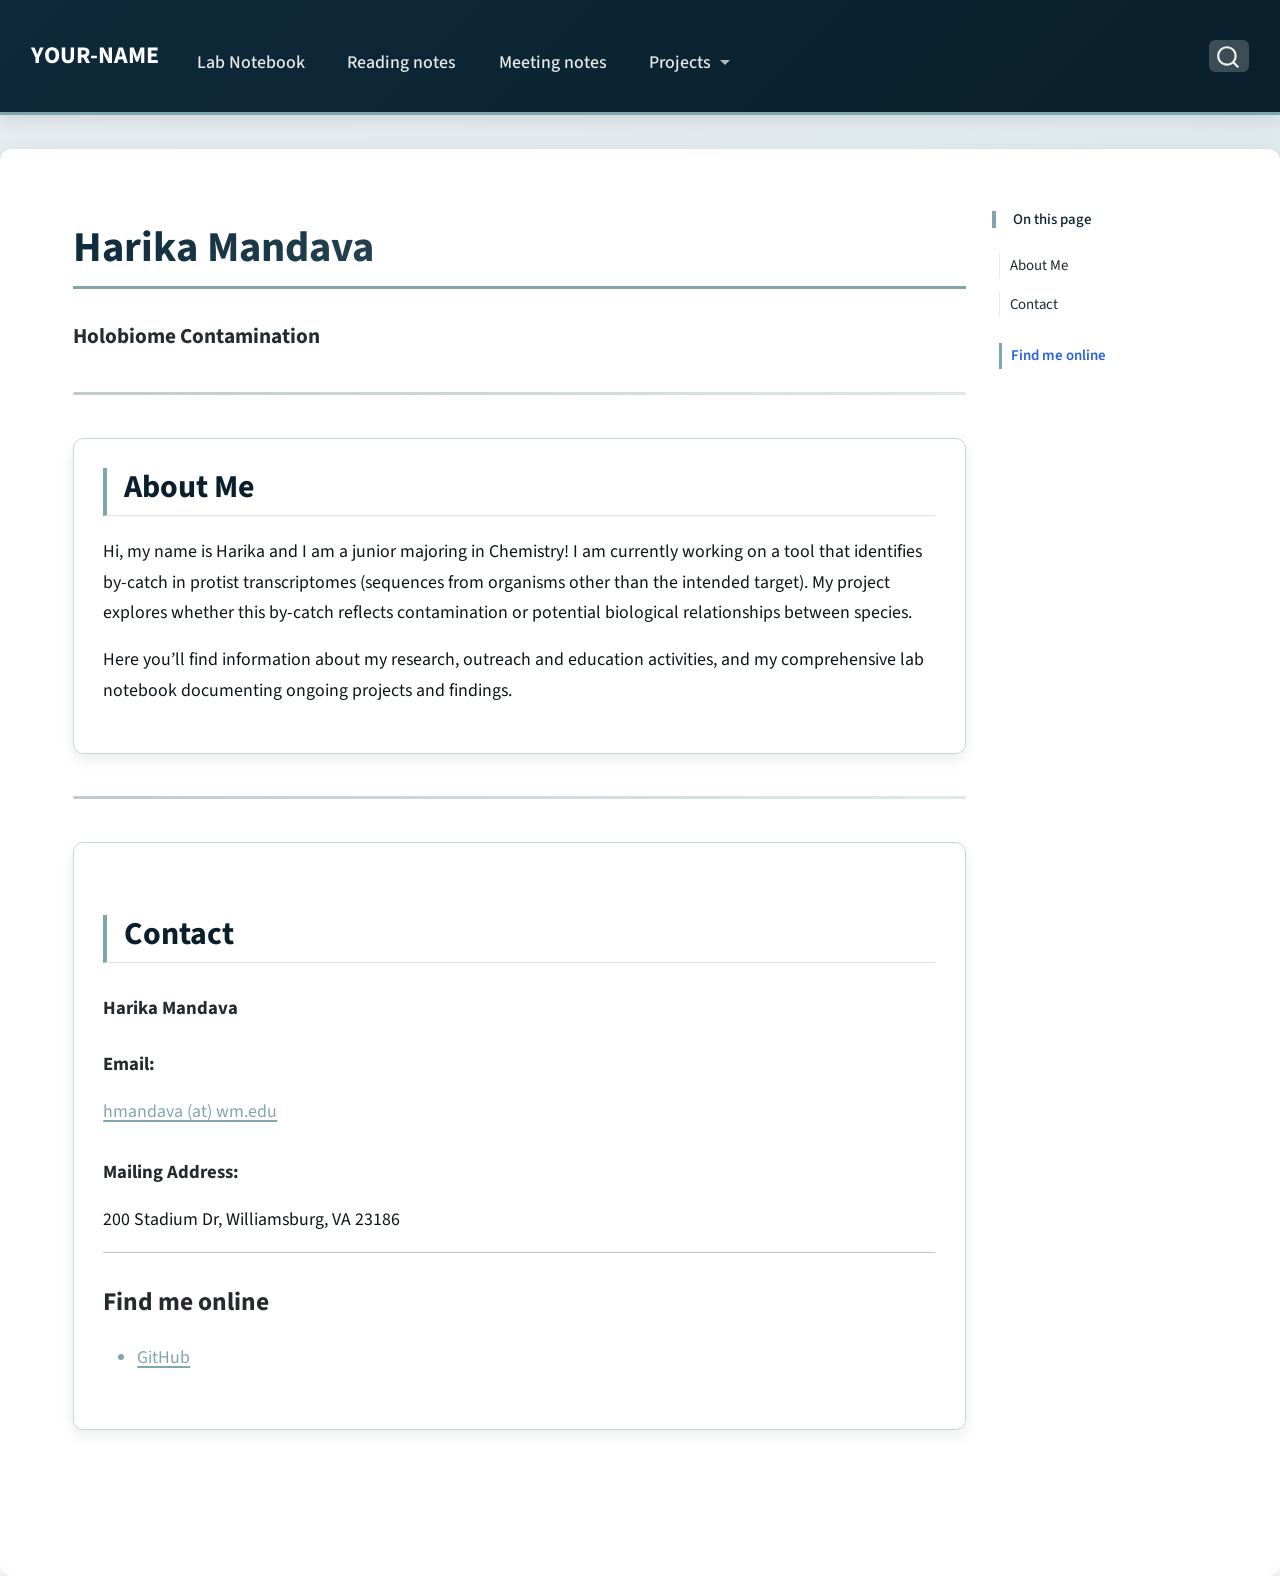
<file: docs/index.html>
<!DOCTYPE html>
<html xmlns="http://www.w3.org/1999/xhtml" lang="en" xml:lang="en"><head>

<meta charset="utf-8">
<meta name="generator" content="quarto-1.8.27">

<meta name="viewport" content="width=device-width, initial-scale=1.0, user-scalable=yes">


<title>Harika Mandava – YOUR-NAME</title>
<style>
code{white-space: pre-wrap;}
span.smallcaps{font-variant: small-caps;}
div.columns{display: flex; gap: min(4vw, 1.5em);}
div.column{flex: auto; overflow-x: auto;}
div.hanging-indent{margin-left: 1.5em; text-indent: -1.5em;}
ul.task-list{list-style: none;}
ul.task-list li input[type="checkbox"] {
  width: 0.8em;
  margin: 0 0.8em 0.2em -1em; /* quarto-specific, see https://github.com/quarto-dev/quarto-cli/issues/4556 */ 
  vertical-align: middle;
}
</style>


<script src="site_libs/quarto-nav/quarto-nav.js"></script>
<script src="site_libs/quarto-nav/headroom.min.js"></script>
<script src="site_libs/clipboard/clipboard.min.js"></script>
<script src="site_libs/quarto-search/autocomplete.umd.js"></script>
<script src="site_libs/quarto-search/fuse.min.js"></script>
<script src="site_libs/quarto-search/quarto-search.js"></script>
<meta name="quarto:offset" content="./">
<script src="site_libs/quarto-html/quarto.js" type="module"></script>
<script src="site_libs/quarto-html/tabsets/tabsets.js" type="module"></script>
<script src="site_libs/quarto-html/axe/axe-check.js" type="module"></script>
<script src="site_libs/quarto-html/popper.min.js"></script>
<script src="site_libs/quarto-html/tippy.umd.min.js"></script>
<script src="site_libs/quarto-html/anchor.min.js"></script>
<link href="site_libs/quarto-html/tippy.css" rel="stylesheet">
<link href="site_libs/quarto-html/quarto-syntax-highlighting-8b4baf804e461d9b72633f0de59a0cac.css" rel="stylesheet" id="quarto-text-highlighting-styles">
<script src="site_libs/bootstrap/bootstrap.min.js"></script>
<link href="site_libs/bootstrap/bootstrap-icons.css" rel="stylesheet">
<link href="site_libs/bootstrap/bootstrap-7ea91a17b9975586b5756263c311978e.min.css" rel="stylesheet" append-hash="true" id="quarto-bootstrap" data-mode="light">
<script id="quarto-search-options" type="application/json">{
  "location": "navbar",
  "copy-button": false,
  "collapse-after": 3,
  "panel-placement": "end",
  "type": "overlay",
  "limit": 50,
  "keyboard-shortcut": [
    "f",
    "/",
    "s"
  ],
  "show-item-context": false,
  "language": {
    "search-no-results-text": "No results",
    "search-matching-documents-text": "matching documents",
    "search-copy-link-title": "Copy link to search",
    "search-hide-matches-text": "Hide additional matches",
    "search-more-match-text": "more match in this document",
    "search-more-matches-text": "more matches in this document",
    "search-clear-button-title": "Clear",
    "search-text-placeholder": "",
    "search-detached-cancel-button-title": "Cancel",
    "search-submit-button-title": "Submit",
    "search-label": "Search"
  }
}</script>


<link rel="stylesheet" href="styles.css">
</head>

<body class="nav-fixed quarto-light">

<div id="quarto-search-results"></div>
  <header id="quarto-header" class="headroom fixed-top">
    <nav class="navbar navbar-expand-lg " data-bs-theme="dark">
      <div class="navbar-container container-fluid">
      <div class="navbar-brand-container mx-auto">
    <a class="navbar-brand" href="./index.html">
    <span class="navbar-title">YOUR-NAME</span>
    </a>
  </div>
            <div id="quarto-search" class="" title="Search"></div>
          <button class="navbar-toggler" type="button" data-bs-toggle="collapse" data-bs-target="#navbarCollapse" aria-controls="navbarCollapse" role="menu" aria-expanded="false" aria-label="Toggle navigation" onclick="if (window.quartoToggleHeadroom) { window.quartoToggleHeadroom(); }">
  <span class="navbar-toggler-icon"></span>
</button>
          <div class="collapse navbar-collapse" id="navbarCollapse">
            <ul class="navbar-nav navbar-nav-scroll me-auto">
  <li class="nav-item">
    <a class="nav-link" href="./lab-notebook/index.html"> 
<span class="menu-text">Lab Notebook</span></a>
  </li>  
  <li class="nav-item">
    <a class="nav-link" href="./reading-notes/index.html"> 
<span class="menu-text">Reading notes</span></a>
  </li>  
  <li class="nav-item">
    <a class="nav-link" href="./meetings.html"> 
<span class="menu-text">Meeting notes</span></a>
  </li>  
  <li class="nav-item dropdown ">
    <a class="nav-link dropdown-toggle" href="#" id="nav-menu-projects" role="link" data-bs-toggle="dropdown" aria-expanded="false">
 <span class="menu-text">Projects</span>
    </a>
    <ul class="dropdown-menu" aria-labelledby="nav-menu-projects">    
        <li>
    <a class="dropdown-item" href="./projects/my-project/index.html">
 <span class="dropdown-text">my-project</span></a>
  </li>  
    </ul>
  </li>
</ul>
          </div> <!-- /navcollapse -->
            <div class="quarto-navbar-tools">
</div>
      </div> <!-- /container-fluid -->
    </nav>
</header>
<!-- content -->
<div id="quarto-content" class="quarto-container page-columns page-rows-contents page-layout-full page-navbar">
<!-- sidebar -->
<!-- margin-sidebar -->
    <div id="quarto-margin-sidebar" class="sidebar margin-sidebar">
        <nav id="TOC" role="doc-toc" class="toc-active">
    <h2 id="toc-title">On this page</h2>
   
  <ul>
  <li><a href="#about-me" id="toc-about-me" class="nav-link active" data-scroll-target="#about-me">About Me</a></li>
  <li><a href="#contact" id="toc-contact" class="nav-link" data-scroll-target="#contact">Contact</a>
  <ul class="collapse">
  <li><a href="#find-me-online" id="toc-find-me-online" class="nav-link" data-scroll-target="#find-me-online">Find me online</a></li>
  </ul></li>
  </ul>
</nav>
    </div>
<!-- main -->
<main class="content column-page-left" id="quarto-document-content">

<header id="title-block-header" class="quarto-title-block default">
<div class="quarto-title">
<h1 class="title">Harika Mandava</h1>
</div>



<div class="quarto-title-meta column-page-left">

    
  
    
  </div>
  


</header>


<div class="hero-grid">
<section id="holobiome-contamination" class="level4 hero-text">
<h4 class="anchored" data-anchor-id="holobiome-contamination">Holobiome Contamination</h4>
</section>
<!--
::: {.hero-image}
![](headshots/){alt="" class="headshot"}
![](headshots/){alt="" class="fieldshot"}
:::
-->
</div>
<hr class="section-divider">
<section id="about-me" class="level2 content-card">
<h2 class="anchored" data-anchor-id="about-me">About Me</h2>
<p>Hi, my name is Harika and I am a junior majoring in Chemistry! I am currently working on a tool that identifies by-catch in protist transcriptomes (sequences from organisms other than the intended target). My project explores whether this by-catch reflects contamination or potential biological relationships between species.</p>
<p>Here you’ll find information about my research, outreach and education activities, and my comprehensive lab notebook documenting ongoing projects and findings.</p>
</section>
<hr class="section-divider">
<section id="contact" class="level2 content-card">
<h2 class="anchored" data-anchor-id="contact">Contact</h2>
<section id="harika-mandava" class="level5">
<h5 class="anchored" data-anchor-id="harika-mandava">Harika Mandava</h5>
</section>
<section id="email" class="level5">
<h5 class="anchored" data-anchor-id="email">Email:</h5>
<p><a href="mailto:hmandava@wm.edu">hmandava (at) wm.edu</a></p>
</section>
<section id="mailing-address" class="level5">
<h5 class="anchored" data-anchor-id="mailing-address">Mailing Address:</h5>
<p>200 Stadium Dr, Williamsburg, VA 23186</p>
<hr>
</section>
<section id="find-me-online" class="level3">
<h3 class="anchored" data-anchor-id="find-me-online">Find me online</h3>
<ul>
<li><a href="https://github.com/hmandava-wq/hm_website">GitHub</a></li>
</ul>
</section>
</section>



</main> <!-- /main -->
<script id="quarto-html-after-body" type="application/javascript">
  window.document.addEventListener("DOMContentLoaded", function (event) {
    const icon = "";
    const anchorJS = new window.AnchorJS();
    anchorJS.options = {
      placement: 'right',
      icon: icon
    };
    anchorJS.add('.anchored');
    const isCodeAnnotation = (el) => {
      for (const clz of el.classList) {
        if (clz.startsWith('code-annotation-')) {                     
          return true;
        }
      }
      return false;
    }
    const onCopySuccess = function(e) {
      // button target
      const button = e.trigger;
      // don't keep focus
      button.blur();
      // flash "checked"
      button.classList.add('code-copy-button-checked');
      var currentTitle = button.getAttribute("title");
      button.setAttribute("title", "Copied!");
      let tooltip;
      if (window.bootstrap) {
        button.setAttribute("data-bs-toggle", "tooltip");
        button.setAttribute("data-bs-placement", "left");
        button.setAttribute("data-bs-title", "Copied!");
        tooltip = new bootstrap.Tooltip(button, 
          { trigger: "manual", 
            customClass: "code-copy-button-tooltip",
            offset: [0, -8]});
        tooltip.show();    
      }
      setTimeout(function() {
        if (tooltip) {
          tooltip.hide();
          button.removeAttribute("data-bs-title");
          button.removeAttribute("data-bs-toggle");
          button.removeAttribute("data-bs-placement");
        }
        button.setAttribute("title", currentTitle);
        button.classList.remove('code-copy-button-checked');
      }, 1000);
      // clear code selection
      e.clearSelection();
    }
    const getTextToCopy = function(trigger) {
      const outerScaffold = trigger.parentElement.cloneNode(true);
      const codeEl = outerScaffold.querySelector('code');
      for (const childEl of codeEl.children) {
        if (isCodeAnnotation(childEl)) {
          childEl.remove();
        }
      }
      return codeEl.innerText;
    }
    const clipboard = new window.ClipboardJS('.code-copy-button:not([data-in-quarto-modal])', {
      text: getTextToCopy
    });
    clipboard.on('success', onCopySuccess);
    if (window.document.getElementById('quarto-embedded-source-code-modal')) {
      const clipboardModal = new window.ClipboardJS('.code-copy-button[data-in-quarto-modal]', {
        text: getTextToCopy,
        container: window.document.getElementById('quarto-embedded-source-code-modal')
      });
      clipboardModal.on('success', onCopySuccess);
    }
      var localhostRegex = new RegExp(/^(?:http|https):\/\/localhost\:?[0-9]*\//);
      var mailtoRegex = new RegExp(/^mailto:/);
        var filterRegex = new RegExp('/' + window.location.host + '/');
      var isInternal = (href) => {
          return filterRegex.test(href) || localhostRegex.test(href) || mailtoRegex.test(href);
      }
      // Inspect non-navigation links and adorn them if external
     var links = window.document.querySelectorAll('a[href]:not(.nav-link):not(.navbar-brand):not(.toc-action):not(.sidebar-link):not(.sidebar-item-toggle):not(.pagination-link):not(.no-external):not([aria-hidden]):not(.dropdown-item):not(.quarto-navigation-tool):not(.about-link)');
      for (var i=0; i<links.length; i++) {
        const link = links[i];
        if (!isInternal(link.href)) {
          // undo the damage that might have been done by quarto-nav.js in the case of
          // links that we want to consider external
          if (link.dataset.originalHref !== undefined) {
            link.href = link.dataset.originalHref;
          }
        }
      }
    function tippyHover(el, contentFn, onTriggerFn, onUntriggerFn) {
      const config = {
        allowHTML: true,
        maxWidth: 500,
        delay: 100,
        arrow: false,
        appendTo: function(el) {
            return el.parentElement;
        },
        interactive: true,
        interactiveBorder: 10,
        theme: 'quarto',
        placement: 'bottom-start',
      };
      if (contentFn) {
        config.content = contentFn;
      }
      if (onTriggerFn) {
        config.onTrigger = onTriggerFn;
      }
      if (onUntriggerFn) {
        config.onUntrigger = onUntriggerFn;
      }
      window.tippy(el, config); 
    }
    const noterefs = window.document.querySelectorAll('a[role="doc-noteref"]');
    for (var i=0; i<noterefs.length; i++) {
      const ref = noterefs[i];
      tippyHover(ref, function() {
        // use id or data attribute instead here
        let href = ref.getAttribute('data-footnote-href') || ref.getAttribute('href');
        try { href = new URL(href).hash; } catch {}
        const id = href.replace(/^#\/?/, "");
        const note = window.document.getElementById(id);
        if (note) {
          return note.innerHTML;
        } else {
          return "";
        }
      });
    }
    const xrefs = window.document.querySelectorAll('a.quarto-xref');
    const processXRef = (id, note) => {
      // Strip column container classes
      const stripColumnClz = (el) => {
        el.classList.remove("page-full", "page-columns");
        if (el.children) {
          for (const child of el.children) {
            stripColumnClz(child);
          }
        }
      }
      stripColumnClz(note)
      if (id === null || id.startsWith('sec-')) {
        // Special case sections, only their first couple elements
        const container = document.createElement("div");
        if (note.children && note.children.length > 2) {
          container.appendChild(note.children[0].cloneNode(true));
          for (let i = 1; i < note.children.length; i++) {
            const child = note.children[i];
            if (child.tagName === "P" && child.innerText === "") {
              continue;
            } else {
              container.appendChild(child.cloneNode(true));
              break;
            }
          }
          if (window.Quarto?.typesetMath) {
            window.Quarto.typesetMath(container);
          }
          return container.innerHTML
        } else {
          if (window.Quarto?.typesetMath) {
            window.Quarto.typesetMath(note);
          }
          return note.innerHTML;
        }
      } else {
        // Remove any anchor links if they are present
        const anchorLink = note.querySelector('a.anchorjs-link');
        if (anchorLink) {
          anchorLink.remove();
        }
        if (window.Quarto?.typesetMath) {
          window.Quarto.typesetMath(note);
        }
        if (note.classList.contains("callout")) {
          return note.outerHTML;
        } else {
          return note.innerHTML;
        }
      }
    }
    for (var i=0; i<xrefs.length; i++) {
      const xref = xrefs[i];
      tippyHover(xref, undefined, function(instance) {
        instance.disable();
        let url = xref.getAttribute('href');
        let hash = undefined; 
        if (url.startsWith('#')) {
          hash = url;
        } else {
          try { hash = new URL(url).hash; } catch {}
        }
        if (hash) {
          const id = hash.replace(/^#\/?/, "");
          const note = window.document.getElementById(id);
          if (note !== null) {
            try {
              const html = processXRef(id, note.cloneNode(true));
              instance.setContent(html);
            } finally {
              instance.enable();
              instance.show();
            }
          } else {
            // See if we can fetch this
            fetch(url.split('#')[0])
            .then(res => res.text())
            .then(html => {
              const parser = new DOMParser();
              const htmlDoc = parser.parseFromString(html, "text/html");
              const note = htmlDoc.getElementById(id);
              if (note !== null) {
                const html = processXRef(id, note);
                instance.setContent(html);
              } 
            }).finally(() => {
              instance.enable();
              instance.show();
            });
          }
        } else {
          // See if we can fetch a full url (with no hash to target)
          // This is a special case and we should probably do some content thinning / targeting
          fetch(url)
          .then(res => res.text())
          .then(html => {
            const parser = new DOMParser();
            const htmlDoc = parser.parseFromString(html, "text/html");
            const note = htmlDoc.querySelector('main.content');
            if (note !== null) {
              // This should only happen for chapter cross references
              // (since there is no id in the URL)
              // remove the first header
              if (note.children.length > 0 && note.children[0].tagName === "HEADER") {
                note.children[0].remove();
              }
              const html = processXRef(null, note);
              instance.setContent(html);
            } 
          }).finally(() => {
            instance.enable();
            instance.show();
          });
        }
      }, function(instance) {
      });
    }
        let selectedAnnoteEl;
        const selectorForAnnotation = ( cell, annotation) => {
          let cellAttr = 'data-code-cell="' + cell + '"';
          let lineAttr = 'data-code-annotation="' +  annotation + '"';
          const selector = 'span[' + cellAttr + '][' + lineAttr + ']';
          return selector;
        }
        const selectCodeLines = (annoteEl) => {
          const doc = window.document;
          const targetCell = annoteEl.getAttribute("data-target-cell");
          const targetAnnotation = annoteEl.getAttribute("data-target-annotation");
          const annoteSpan = window.document.querySelector(selectorForAnnotation(targetCell, targetAnnotation));
          const lines = annoteSpan.getAttribute("data-code-lines").split(",");
          const lineIds = lines.map((line) => {
            return targetCell + "-" + line;
          })
          let top = null;
          let height = null;
          let parent = null;
          if (lineIds.length > 0) {
              //compute the position of the single el (top and bottom and make a div)
              const el = window.document.getElementById(lineIds[0]);
              top = el.offsetTop;
              height = el.offsetHeight;
              parent = el.parentElement.parentElement;
            if (lineIds.length > 1) {
              const lastEl = window.document.getElementById(lineIds[lineIds.length - 1]);
              const bottom = lastEl.offsetTop + lastEl.offsetHeight;
              height = bottom - top;
            }
            if (top !== null && height !== null && parent !== null) {
              // cook up a div (if necessary) and position it 
              let div = window.document.getElementById("code-annotation-line-highlight");
              if (div === null) {
                div = window.document.createElement("div");
                div.setAttribute("id", "code-annotation-line-highlight");
                div.style.position = 'absolute';
                parent.appendChild(div);
              }
              div.style.top = top - 2 + "px";
              div.style.height = height + 4 + "px";
              div.style.left = 0;
              let gutterDiv = window.document.getElementById("code-annotation-line-highlight-gutter");
              if (gutterDiv === null) {
                gutterDiv = window.document.createElement("div");
                gutterDiv.setAttribute("id", "code-annotation-line-highlight-gutter");
                gutterDiv.style.position = 'absolute';
                const codeCell = window.document.getElementById(targetCell);
                const gutter = codeCell.querySelector('.code-annotation-gutter');
                gutter.appendChild(gutterDiv);
              }
              gutterDiv.style.top = top - 2 + "px";
              gutterDiv.style.height = height + 4 + "px";
            }
            selectedAnnoteEl = annoteEl;
          }
        };
        const unselectCodeLines = () => {
          const elementsIds = ["code-annotation-line-highlight", "code-annotation-line-highlight-gutter"];
          elementsIds.forEach((elId) => {
            const div = window.document.getElementById(elId);
            if (div) {
              div.remove();
            }
          });
          selectedAnnoteEl = undefined;
        };
          // Handle positioning of the toggle
      window.addEventListener(
        "resize",
        throttle(() => {
          elRect = undefined;
          if (selectedAnnoteEl) {
            selectCodeLines(selectedAnnoteEl);
          }
        }, 10)
      );
      function throttle(fn, ms) {
      let throttle = false;
      let timer;
        return (...args) => {
          if(!throttle) { // first call gets through
              fn.apply(this, args);
              throttle = true;
          } else { // all the others get throttled
              if(timer) clearTimeout(timer); // cancel #2
              timer = setTimeout(() => {
                fn.apply(this, args);
                timer = throttle = false;
              }, ms);
          }
        };
      }
        // Attach click handler to the DT
        const annoteDls = window.document.querySelectorAll('dt[data-target-cell]');
        for (const annoteDlNode of annoteDls) {
          annoteDlNode.addEventListener('click', (event) => {
            const clickedEl = event.target;
            if (clickedEl !== selectedAnnoteEl) {
              unselectCodeLines();
              const activeEl = window.document.querySelector('dt[data-target-cell].code-annotation-active');
              if (activeEl) {
                activeEl.classList.remove('code-annotation-active');
              }
              selectCodeLines(clickedEl);
              clickedEl.classList.add('code-annotation-active');
            } else {
              // Unselect the line
              unselectCodeLines();
              clickedEl.classList.remove('code-annotation-active');
            }
          });
        }
    const findCites = (el) => {
      const parentEl = el.parentElement;
      if (parentEl) {
        const cites = parentEl.dataset.cites;
        if (cites) {
          return {
            el,
            cites: cites.split(' ')
          };
        } else {
          return findCites(el.parentElement)
        }
      } else {
        return undefined;
      }
    };
    var bibliorefs = window.document.querySelectorAll('a[role="doc-biblioref"]');
    for (var i=0; i<bibliorefs.length; i++) {
      const ref = bibliorefs[i];
      const citeInfo = findCites(ref);
      if (citeInfo) {
        tippyHover(citeInfo.el, function() {
          var popup = window.document.createElement('div');
          citeInfo.cites.forEach(function(cite) {
            var citeDiv = window.document.createElement('div');
            citeDiv.classList.add('hanging-indent');
            citeDiv.classList.add('csl-entry');
            var biblioDiv = window.document.getElementById('ref-' + cite);
            if (biblioDiv) {
              citeDiv.innerHTML = biblioDiv.innerHTML;
            }
            popup.appendChild(citeDiv);
          });
          return popup.innerHTML;
        });
      }
    }
  });
  </script>
</div> <!-- /content -->




</body></html>
</file>
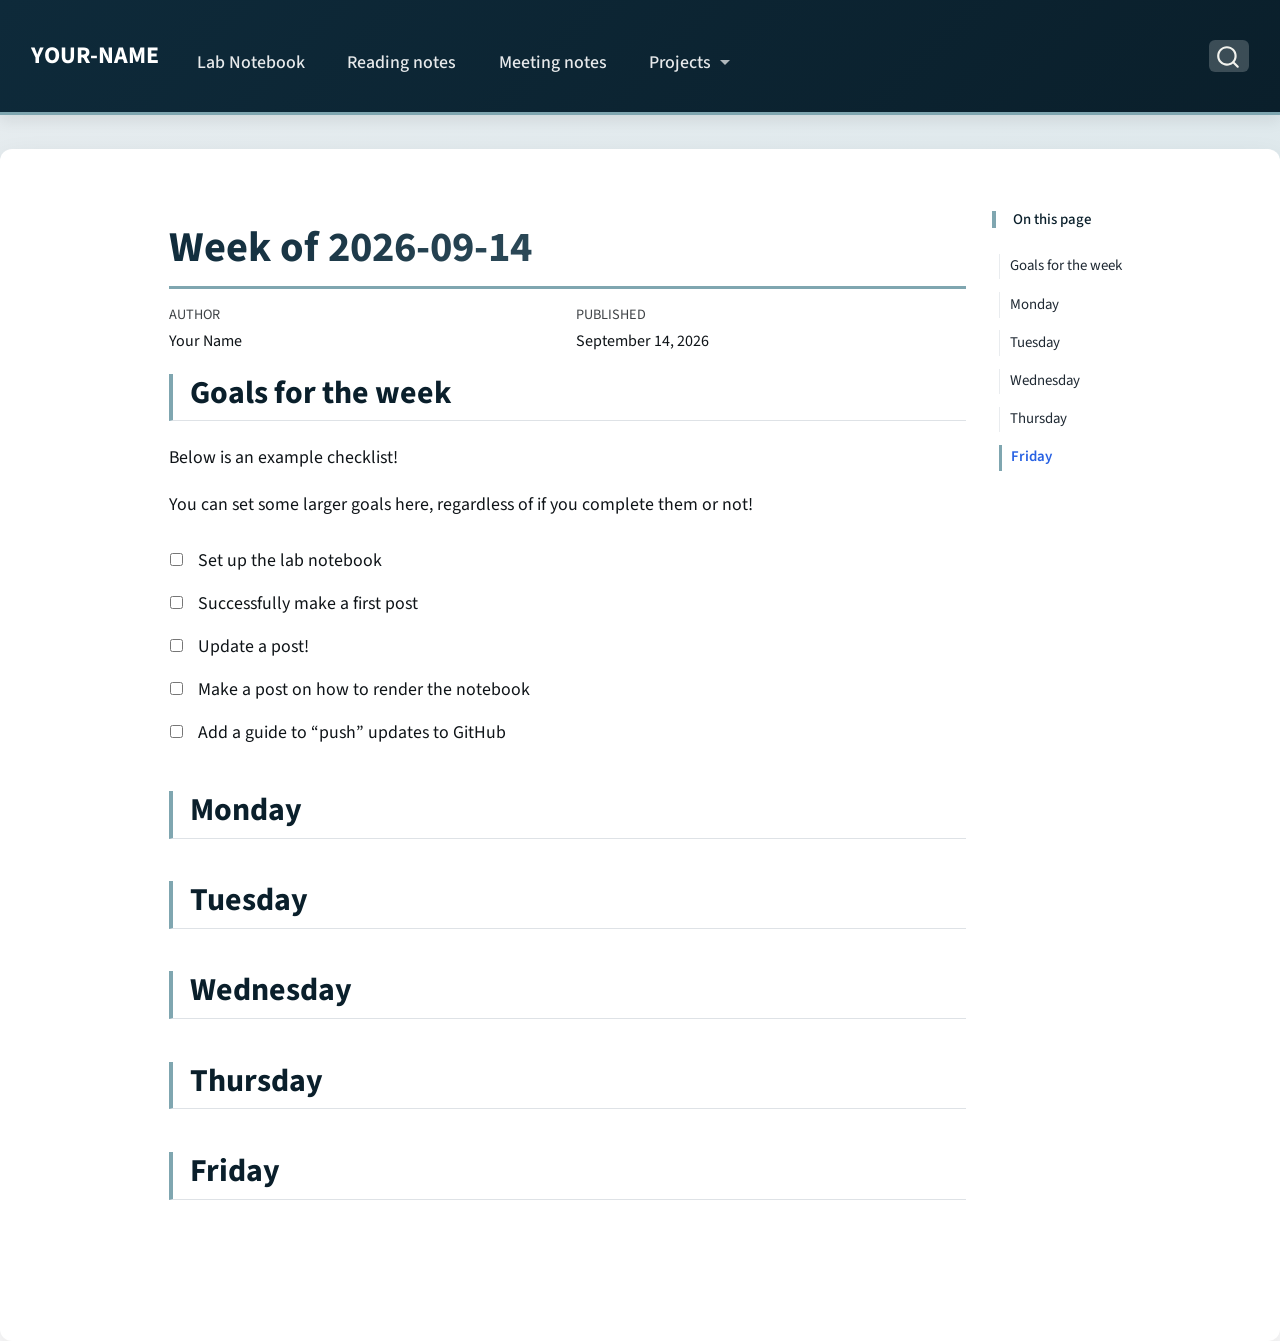
<file: docs/lab-notebook/week-of-2026-09-14.html>
<!DOCTYPE html>
<html xmlns="http://www.w3.org/1999/xhtml" lang="en" xml:lang="en"><head>

<meta charset="utf-8">
<meta name="generator" content="quarto-1.8.27">

<meta name="viewport" content="width=device-width, initial-scale=1.0, user-scalable=yes">

<meta name="author" content="Your Name">
<meta name="dcterms.date" content="2026-09-14">

<title>Week of 2026-09-14 – YOUR-NAME</title>
<style>
code{white-space: pre-wrap;}
span.smallcaps{font-variant: small-caps;}
div.columns{display: flex; gap: min(4vw, 1.5em);}
div.column{flex: auto; overflow-x: auto;}
div.hanging-indent{margin-left: 1.5em; text-indent: -1.5em;}
ul.task-list{list-style: none;}
ul.task-list li input[type="checkbox"] {
  width: 0.8em;
  margin: 0 0.8em 0.2em -1em; /* quarto-specific, see https://github.com/quarto-dev/quarto-cli/issues/4556 */ 
  vertical-align: middle;
}
</style>


<script src="../site_libs/quarto-nav/quarto-nav.js"></script>
<script src="../site_libs/quarto-nav/headroom.min.js"></script>
<script src="../site_libs/clipboard/clipboard.min.js"></script>
<script src="../site_libs/quarto-search/autocomplete.umd.js"></script>
<script src="../site_libs/quarto-search/fuse.min.js"></script>
<script src="../site_libs/quarto-search/quarto-search.js"></script>
<meta name="quarto:offset" content="../">
<script src="../site_libs/quarto-html/quarto.js" type="module"></script>
<script src="../site_libs/quarto-html/tabsets/tabsets.js" type="module"></script>
<script src="../site_libs/quarto-html/axe/axe-check.js" type="module"></script>
<script src="../site_libs/quarto-html/popper.min.js"></script>
<script src="../site_libs/quarto-html/tippy.umd.min.js"></script>
<script src="../site_libs/quarto-html/anchor.min.js"></script>
<link href="../site_libs/quarto-html/tippy.css" rel="stylesheet">
<link href="../site_libs/quarto-html/quarto-syntax-highlighting-8b4baf804e461d9b72633f0de59a0cac.css" rel="stylesheet" id="quarto-text-highlighting-styles">
<script src="../site_libs/bootstrap/bootstrap.min.js"></script>
<link href="../site_libs/bootstrap/bootstrap-icons.css" rel="stylesheet">
<link href="../site_libs/bootstrap/bootstrap-7ea91a17b9975586b5756263c311978e.min.css" rel="stylesheet" append-hash="true" id="quarto-bootstrap" data-mode="light">
<script id="quarto-search-options" type="application/json">{
  "location": "navbar",
  "copy-button": false,
  "collapse-after": 3,
  "panel-placement": "end",
  "type": "overlay",
  "limit": 50,
  "keyboard-shortcut": [
    "f",
    "/",
    "s"
  ],
  "show-item-context": false,
  "language": {
    "search-no-results-text": "No results",
    "search-matching-documents-text": "matching documents",
    "search-copy-link-title": "Copy link to search",
    "search-hide-matches-text": "Hide additional matches",
    "search-more-match-text": "more match in this document",
    "search-more-matches-text": "more matches in this document",
    "search-clear-button-title": "Clear",
    "search-text-placeholder": "",
    "search-detached-cancel-button-title": "Cancel",
    "search-submit-button-title": "Submit",
    "search-label": "Search"
  }
}</script>


<link rel="stylesheet" href="../styles.css">
</head>

<body class="nav-fixed quarto-light">

<div id="quarto-search-results"></div>
  <header id="quarto-header" class="headroom fixed-top">
    <nav class="navbar navbar-expand-lg " data-bs-theme="dark">
      <div class="navbar-container container-fluid">
      <div class="navbar-brand-container mx-auto">
    <a class="navbar-brand" href="../index.html">
    <span class="navbar-title">YOUR-NAME</span>
    </a>
  </div>
            <div id="quarto-search" class="" title="Search"></div>
          <button class="navbar-toggler" type="button" data-bs-toggle="collapse" data-bs-target="#navbarCollapse" aria-controls="navbarCollapse" role="menu" aria-expanded="false" aria-label="Toggle navigation" onclick="if (window.quartoToggleHeadroom) { window.quartoToggleHeadroom(); }">
  <span class="navbar-toggler-icon"></span>
</button>
          <div class="collapse navbar-collapse" id="navbarCollapse">
            <ul class="navbar-nav navbar-nav-scroll me-auto">
  <li class="nav-item">
    <a class="nav-link" href="../lab-notebook/index.html"> 
<span class="menu-text">Lab Notebook</span></a>
  </li>  
  <li class="nav-item">
    <a class="nav-link" href="../reading-notes/index.html"> 
<span class="menu-text">Reading notes</span></a>
  </li>  
  <li class="nav-item">
    <a class="nav-link" href="../meetings.html"> 
<span class="menu-text">Meeting notes</span></a>
  </li>  
  <li class="nav-item dropdown ">
    <a class="nav-link dropdown-toggle" href="#" id="nav-menu-projects" role="link" data-bs-toggle="dropdown" aria-expanded="false">
 <span class="menu-text">Projects</span>
    </a>
    <ul class="dropdown-menu" aria-labelledby="nav-menu-projects">    
        <li>
    <a class="dropdown-item" href="../projects/my-project/index.html">
 <span class="dropdown-text">my-project</span></a>
  </li>  
    </ul>
  </li>
</ul>
          </div> <!-- /navcollapse -->
            <div class="quarto-navbar-tools">
</div>
      </div> <!-- /container-fluid -->
    </nav>
</header>
<!-- content -->
<div id="quarto-content" class="quarto-container page-columns page-rows-contents page-layout-article page-navbar">
<!-- sidebar -->
<!-- margin-sidebar -->
    <div id="quarto-margin-sidebar" class="sidebar margin-sidebar">
        <nav id="TOC" role="doc-toc" class="toc-active">
    <h2 id="toc-title">On this page</h2>
   
  <ul>
  <li><a href="#goals-for-the-week" id="toc-goals-for-the-week" class="nav-link active" data-scroll-target="#goals-for-the-week">Goals for the week</a></li>
  <li><a href="#monday" id="toc-monday" class="nav-link" data-scroll-target="#monday">Monday</a></li>
  <li><a href="#tuesday" id="toc-tuesday" class="nav-link" data-scroll-target="#tuesday">Tuesday</a></li>
  <li><a href="#wednesday" id="toc-wednesday" class="nav-link" data-scroll-target="#wednesday">Wednesday</a></li>
  <li><a href="#thursday" id="toc-thursday" class="nav-link" data-scroll-target="#thursday">Thursday</a></li>
  <li><a href="#friday" id="toc-friday" class="nav-link" data-scroll-target="#friday">Friday</a></li>
  </ul>
</nav>
    </div>
<!-- main -->
<main class="content" id="quarto-document-content">

<header id="title-block-header" class="quarto-title-block default">
<div class="quarto-title">
<h1 class="title">Week of 2026-09-14</h1>
</div>



<div class="quarto-title-meta">

    <div>
    <div class="quarto-title-meta-heading">Author</div>
    <div class="quarto-title-meta-contents">
             <p>Your Name </p>
          </div>
  </div>
    
    <div>
    <div class="quarto-title-meta-heading">Published</div>
    <div class="quarto-title-meta-contents">
      <p class="date">September 14, 2026</p>
    </div>
  </div>
  
    
  </div>
  


</header>


<section id="goals-for-the-week" class="level2">
<h2 class="anchored" data-anchor-id="goals-for-the-week">Goals for the week</h2>
<p>Below is an example checklist!</p>
<p>You can set some larger goals here, regardless of if you complete them or not!</p>
<ul class="task-list">
<li><label><input type="checkbox">Set up the lab notebook</label></li>
<li><label><input type="checkbox">Successfully make a first post</label></li>
<li><label><input type="checkbox">Update a post!</label></li>
<li><label><input type="checkbox">Make a post on how to render the notebook</label></li>
<li><label><input type="checkbox">Add a guide to “push” updates to GitHub</label></li>
</ul>
</section>
<section id="monday" class="level2">
<h2 class="anchored" data-anchor-id="monday">Monday</h2>
</section>
<section id="tuesday" class="level2">
<h2 class="anchored" data-anchor-id="tuesday">Tuesday</h2>
</section>
<section id="wednesday" class="level2">
<h2 class="anchored" data-anchor-id="wednesday">Wednesday</h2>
</section>
<section id="thursday" class="level2">
<h2 class="anchored" data-anchor-id="thursday">Thursday</h2>
</section>
<section id="friday" class="level2">
<h2 class="anchored" data-anchor-id="friday">Friday</h2>


</section>

</main> <!-- /main -->
<script id="quarto-html-after-body" type="application/javascript">
  window.document.addEventListener("DOMContentLoaded", function (event) {
    const icon = "";
    const anchorJS = new window.AnchorJS();
    anchorJS.options = {
      placement: 'right',
      icon: icon
    };
    anchorJS.add('.anchored');
    const isCodeAnnotation = (el) => {
      for (const clz of el.classList) {
        if (clz.startsWith('code-annotation-')) {                     
          return true;
        }
      }
      return false;
    }
    const onCopySuccess = function(e) {
      // button target
      const button = e.trigger;
      // don't keep focus
      button.blur();
      // flash "checked"
      button.classList.add('code-copy-button-checked');
      var currentTitle = button.getAttribute("title");
      button.setAttribute("title", "Copied!");
      let tooltip;
      if (window.bootstrap) {
        button.setAttribute("data-bs-toggle", "tooltip");
        button.setAttribute("data-bs-placement", "left");
        button.setAttribute("data-bs-title", "Copied!");
        tooltip = new bootstrap.Tooltip(button, 
          { trigger: "manual", 
            customClass: "code-copy-button-tooltip",
            offset: [0, -8]});
        tooltip.show();    
      }
      setTimeout(function() {
        if (tooltip) {
          tooltip.hide();
          button.removeAttribute("data-bs-title");
          button.removeAttribute("data-bs-toggle");
          button.removeAttribute("data-bs-placement");
        }
        button.setAttribute("title", currentTitle);
        button.classList.remove('code-copy-button-checked');
      }, 1000);
      // clear code selection
      e.clearSelection();
    }
    const getTextToCopy = function(trigger) {
      const outerScaffold = trigger.parentElement.cloneNode(true);
      const codeEl = outerScaffold.querySelector('code');
      for (const childEl of codeEl.children) {
        if (isCodeAnnotation(childEl)) {
          childEl.remove();
        }
      }
      return codeEl.innerText;
    }
    const clipboard = new window.ClipboardJS('.code-copy-button:not([data-in-quarto-modal])', {
      text: getTextToCopy
    });
    clipboard.on('success', onCopySuccess);
    if (window.document.getElementById('quarto-embedded-source-code-modal')) {
      const clipboardModal = new window.ClipboardJS('.code-copy-button[data-in-quarto-modal]', {
        text: getTextToCopy,
        container: window.document.getElementById('quarto-embedded-source-code-modal')
      });
      clipboardModal.on('success', onCopySuccess);
    }
      var localhostRegex = new RegExp(/^(?:http|https):\/\/localhost\:?[0-9]*\//);
      var mailtoRegex = new RegExp(/^mailto:/);
        var filterRegex = new RegExp('/' + window.location.host + '/');
      var isInternal = (href) => {
          return filterRegex.test(href) || localhostRegex.test(href) || mailtoRegex.test(href);
      }
      // Inspect non-navigation links and adorn them if external
     var links = window.document.querySelectorAll('a[href]:not(.nav-link):not(.navbar-brand):not(.toc-action):not(.sidebar-link):not(.sidebar-item-toggle):not(.pagination-link):not(.no-external):not([aria-hidden]):not(.dropdown-item):not(.quarto-navigation-tool):not(.about-link)');
      for (var i=0; i<links.length; i++) {
        const link = links[i];
        if (!isInternal(link.href)) {
          // undo the damage that might have been done by quarto-nav.js in the case of
          // links that we want to consider external
          if (link.dataset.originalHref !== undefined) {
            link.href = link.dataset.originalHref;
          }
        }
      }
    function tippyHover(el, contentFn, onTriggerFn, onUntriggerFn) {
      const config = {
        allowHTML: true,
        maxWidth: 500,
        delay: 100,
        arrow: false,
        appendTo: function(el) {
            return el.parentElement;
        },
        interactive: true,
        interactiveBorder: 10,
        theme: 'quarto',
        placement: 'bottom-start',
      };
      if (contentFn) {
        config.content = contentFn;
      }
      if (onTriggerFn) {
        config.onTrigger = onTriggerFn;
      }
      if (onUntriggerFn) {
        config.onUntrigger = onUntriggerFn;
      }
      window.tippy(el, config); 
    }
    const noterefs = window.document.querySelectorAll('a[role="doc-noteref"]');
    for (var i=0; i<noterefs.length; i++) {
      const ref = noterefs[i];
      tippyHover(ref, function() {
        // use id or data attribute instead here
        let href = ref.getAttribute('data-footnote-href') || ref.getAttribute('href');
        try { href = new URL(href).hash; } catch {}
        const id = href.replace(/^#\/?/, "");
        const note = window.document.getElementById(id);
        if (note) {
          return note.innerHTML;
        } else {
          return "";
        }
      });
    }
    const xrefs = window.document.querySelectorAll('a.quarto-xref');
    const processXRef = (id, note) => {
      // Strip column container classes
      const stripColumnClz = (el) => {
        el.classList.remove("page-full", "page-columns");
        if (el.children) {
          for (const child of el.children) {
            stripColumnClz(child);
          }
        }
      }
      stripColumnClz(note)
      if (id === null || id.startsWith('sec-')) {
        // Special case sections, only their first couple elements
        const container = document.createElement("div");
        if (note.children && note.children.length > 2) {
          container.appendChild(note.children[0].cloneNode(true));
          for (let i = 1; i < note.children.length; i++) {
            const child = note.children[i];
            if (child.tagName === "P" && child.innerText === "") {
              continue;
            } else {
              container.appendChild(child.cloneNode(true));
              break;
            }
          }
          if (window.Quarto?.typesetMath) {
            window.Quarto.typesetMath(container);
          }
          return container.innerHTML
        } else {
          if (window.Quarto?.typesetMath) {
            window.Quarto.typesetMath(note);
          }
          return note.innerHTML;
        }
      } else {
        // Remove any anchor links if they are present
        const anchorLink = note.querySelector('a.anchorjs-link');
        if (anchorLink) {
          anchorLink.remove();
        }
        if (window.Quarto?.typesetMath) {
          window.Quarto.typesetMath(note);
        }
        if (note.classList.contains("callout")) {
          return note.outerHTML;
        } else {
          return note.innerHTML;
        }
      }
    }
    for (var i=0; i<xrefs.length; i++) {
      const xref = xrefs[i];
      tippyHover(xref, undefined, function(instance) {
        instance.disable();
        let url = xref.getAttribute('href');
        let hash = undefined; 
        if (url.startsWith('#')) {
          hash = url;
        } else {
          try { hash = new URL(url).hash; } catch {}
        }
        if (hash) {
          const id = hash.replace(/^#\/?/, "");
          const note = window.document.getElementById(id);
          if (note !== null) {
            try {
              const html = processXRef(id, note.cloneNode(true));
              instance.setContent(html);
            } finally {
              instance.enable();
              instance.show();
            }
          } else {
            // See if we can fetch this
            fetch(url.split('#')[0])
            .then(res => res.text())
            .then(html => {
              const parser = new DOMParser();
              const htmlDoc = parser.parseFromString(html, "text/html");
              const note = htmlDoc.getElementById(id);
              if (note !== null) {
                const html = processXRef(id, note);
                instance.setContent(html);
              } 
            }).finally(() => {
              instance.enable();
              instance.show();
            });
          }
        } else {
          // See if we can fetch a full url (with no hash to target)
          // This is a special case and we should probably do some content thinning / targeting
          fetch(url)
          .then(res => res.text())
          .then(html => {
            const parser = new DOMParser();
            const htmlDoc = parser.parseFromString(html, "text/html");
            const note = htmlDoc.querySelector('main.content');
            if (note !== null) {
              // This should only happen for chapter cross references
              // (since there is no id in the URL)
              // remove the first header
              if (note.children.length > 0 && note.children[0].tagName === "HEADER") {
                note.children[0].remove();
              }
              const html = processXRef(null, note);
              instance.setContent(html);
            } 
          }).finally(() => {
            instance.enable();
            instance.show();
          });
        }
      }, function(instance) {
      });
    }
        let selectedAnnoteEl;
        const selectorForAnnotation = ( cell, annotation) => {
          let cellAttr = 'data-code-cell="' + cell + '"';
          let lineAttr = 'data-code-annotation="' +  annotation + '"';
          const selector = 'span[' + cellAttr + '][' + lineAttr + ']';
          return selector;
        }
        const selectCodeLines = (annoteEl) => {
          const doc = window.document;
          const targetCell = annoteEl.getAttribute("data-target-cell");
          const targetAnnotation = annoteEl.getAttribute("data-target-annotation");
          const annoteSpan = window.document.querySelector(selectorForAnnotation(targetCell, targetAnnotation));
          const lines = annoteSpan.getAttribute("data-code-lines").split(",");
          const lineIds = lines.map((line) => {
            return targetCell + "-" + line;
          })
          let top = null;
          let height = null;
          let parent = null;
          if (lineIds.length > 0) {
              //compute the position of the single el (top and bottom and make a div)
              const el = window.document.getElementById(lineIds[0]);
              top = el.offsetTop;
              height = el.offsetHeight;
              parent = el.parentElement.parentElement;
            if (lineIds.length > 1) {
              const lastEl = window.document.getElementById(lineIds[lineIds.length - 1]);
              const bottom = lastEl.offsetTop + lastEl.offsetHeight;
              height = bottom - top;
            }
            if (top !== null && height !== null && parent !== null) {
              // cook up a div (if necessary) and position it 
              let div = window.document.getElementById("code-annotation-line-highlight");
              if (div === null) {
                div = window.document.createElement("div");
                div.setAttribute("id", "code-annotation-line-highlight");
                div.style.position = 'absolute';
                parent.appendChild(div);
              }
              div.style.top = top - 2 + "px";
              div.style.height = height + 4 + "px";
              div.style.left = 0;
              let gutterDiv = window.document.getElementById("code-annotation-line-highlight-gutter");
              if (gutterDiv === null) {
                gutterDiv = window.document.createElement("div");
                gutterDiv.setAttribute("id", "code-annotation-line-highlight-gutter");
                gutterDiv.style.position = 'absolute';
                const codeCell = window.document.getElementById(targetCell);
                const gutter = codeCell.querySelector('.code-annotation-gutter');
                gutter.appendChild(gutterDiv);
              }
              gutterDiv.style.top = top - 2 + "px";
              gutterDiv.style.height = height + 4 + "px";
            }
            selectedAnnoteEl = annoteEl;
          }
        };
        const unselectCodeLines = () => {
          const elementsIds = ["code-annotation-line-highlight", "code-annotation-line-highlight-gutter"];
          elementsIds.forEach((elId) => {
            const div = window.document.getElementById(elId);
            if (div) {
              div.remove();
            }
          });
          selectedAnnoteEl = undefined;
        };
          // Handle positioning of the toggle
      window.addEventListener(
        "resize",
        throttle(() => {
          elRect = undefined;
          if (selectedAnnoteEl) {
            selectCodeLines(selectedAnnoteEl);
          }
        }, 10)
      );
      function throttle(fn, ms) {
      let throttle = false;
      let timer;
        return (...args) => {
          if(!throttle) { // first call gets through
              fn.apply(this, args);
              throttle = true;
          } else { // all the others get throttled
              if(timer) clearTimeout(timer); // cancel #2
              timer = setTimeout(() => {
                fn.apply(this, args);
                timer = throttle = false;
              }, ms);
          }
        };
      }
        // Attach click handler to the DT
        const annoteDls = window.document.querySelectorAll('dt[data-target-cell]');
        for (const annoteDlNode of annoteDls) {
          annoteDlNode.addEventListener('click', (event) => {
            const clickedEl = event.target;
            if (clickedEl !== selectedAnnoteEl) {
              unselectCodeLines();
              const activeEl = window.document.querySelector('dt[data-target-cell].code-annotation-active');
              if (activeEl) {
                activeEl.classList.remove('code-annotation-active');
              }
              selectCodeLines(clickedEl);
              clickedEl.classList.add('code-annotation-active');
            } else {
              // Unselect the line
              unselectCodeLines();
              clickedEl.classList.remove('code-annotation-active');
            }
          });
        }
    const findCites = (el) => {
      const parentEl = el.parentElement;
      if (parentEl) {
        const cites = parentEl.dataset.cites;
        if (cites) {
          return {
            el,
            cites: cites.split(' ')
          };
        } else {
          return findCites(el.parentElement)
        }
      } else {
        return undefined;
      }
    };
    var bibliorefs = window.document.querySelectorAll('a[role="doc-biblioref"]');
    for (var i=0; i<bibliorefs.length; i++) {
      const ref = bibliorefs[i];
      const citeInfo = findCites(ref);
      if (citeInfo) {
        tippyHover(citeInfo.el, function() {
          var popup = window.document.createElement('div');
          citeInfo.cites.forEach(function(cite) {
            var citeDiv = window.document.createElement('div');
            citeDiv.classList.add('hanging-indent');
            citeDiv.classList.add('csl-entry');
            var biblioDiv = window.document.getElementById('ref-' + cite);
            if (biblioDiv) {
              citeDiv.innerHTML = biblioDiv.innerHTML;
            }
            popup.appendChild(citeDiv);
          });
          return popup.innerHTML;
        });
      }
    }
  });
  </script>
</div> <!-- /content -->




</body></html>
</file>
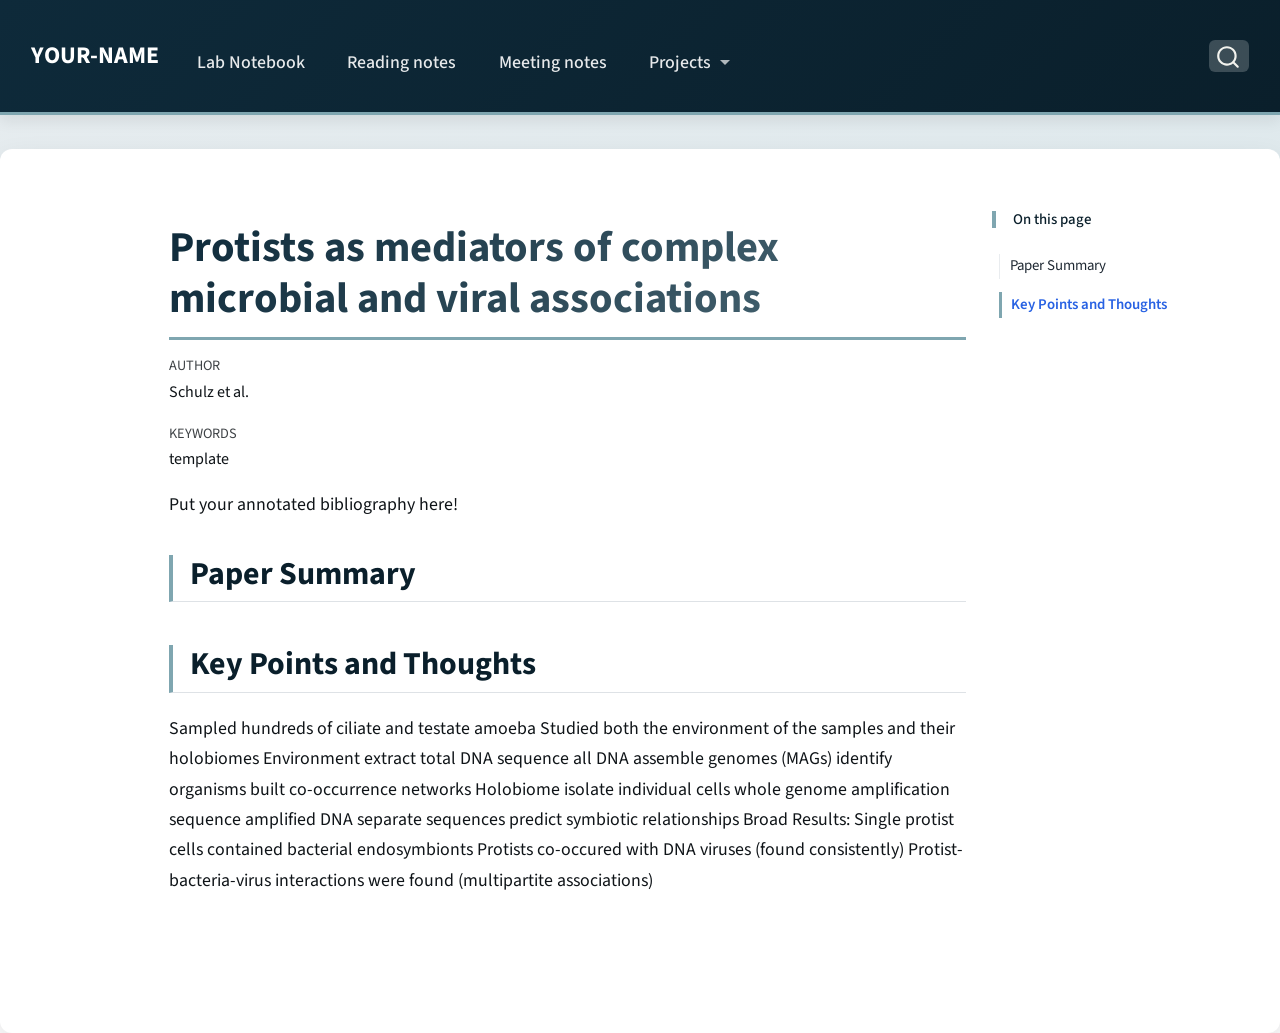
<file: docs/reading-notes/demopaper1.html>
<!DOCTYPE html>
<html xmlns="http://www.w3.org/1999/xhtml" lang="en" xml:lang="en"><head>

<meta charset="utf-8">
<meta name="generator" content="quarto-1.8.27">

<meta name="viewport" content="width=device-width, initial-scale=1.0, user-scalable=yes">

<meta name="author" content="Schulz et al.">
<meta name="keywords" content="template">

<title>Protists as mediators of complex microbial and viral associations – YOUR-NAME</title>
<style>
code{white-space: pre-wrap;}
span.smallcaps{font-variant: small-caps;}
div.columns{display: flex; gap: min(4vw, 1.5em);}
div.column{flex: auto; overflow-x: auto;}
div.hanging-indent{margin-left: 1.5em; text-indent: -1.5em;}
ul.task-list{list-style: none;}
ul.task-list li input[type="checkbox"] {
  width: 0.8em;
  margin: 0 0.8em 0.2em -1em; /* quarto-specific, see https://github.com/quarto-dev/quarto-cli/issues/4556 */ 
  vertical-align: middle;
}
</style>


<script src="../site_libs/quarto-nav/quarto-nav.js"></script>
<script src="../site_libs/quarto-nav/headroom.min.js"></script>
<script src="../site_libs/clipboard/clipboard.min.js"></script>
<script src="../site_libs/quarto-search/autocomplete.umd.js"></script>
<script src="../site_libs/quarto-search/fuse.min.js"></script>
<script src="../site_libs/quarto-search/quarto-search.js"></script>
<meta name="quarto:offset" content="../">
<script src="../site_libs/quarto-html/quarto.js" type="module"></script>
<script src="../site_libs/quarto-html/tabsets/tabsets.js" type="module"></script>
<script src="../site_libs/quarto-html/axe/axe-check.js" type="module"></script>
<script src="../site_libs/quarto-html/popper.min.js"></script>
<script src="../site_libs/quarto-html/tippy.umd.min.js"></script>
<script src="../site_libs/quarto-html/anchor.min.js"></script>
<link href="../site_libs/quarto-html/tippy.css" rel="stylesheet">
<link href="../site_libs/quarto-html/quarto-syntax-highlighting-8b4baf804e461d9b72633f0de59a0cac.css" rel="stylesheet" id="quarto-text-highlighting-styles">
<script src="../site_libs/bootstrap/bootstrap.min.js"></script>
<link href="../site_libs/bootstrap/bootstrap-icons.css" rel="stylesheet">
<link href="../site_libs/bootstrap/bootstrap-7ea91a17b9975586b5756263c311978e.min.css" rel="stylesheet" append-hash="true" id="quarto-bootstrap" data-mode="light">
<script id="quarto-search-options" type="application/json">{
  "location": "navbar",
  "copy-button": false,
  "collapse-after": 3,
  "panel-placement": "end",
  "type": "overlay",
  "limit": 50,
  "keyboard-shortcut": [
    "f",
    "/",
    "s"
  ],
  "show-item-context": false,
  "language": {
    "search-no-results-text": "No results",
    "search-matching-documents-text": "matching documents",
    "search-copy-link-title": "Copy link to search",
    "search-hide-matches-text": "Hide additional matches",
    "search-more-match-text": "more match in this document",
    "search-more-matches-text": "more matches in this document",
    "search-clear-button-title": "Clear",
    "search-text-placeholder": "",
    "search-detached-cancel-button-title": "Cancel",
    "search-submit-button-title": "Submit",
    "search-label": "Search"
  }
}</script>


<link rel="stylesheet" href="../styles.css">
</head>

<body class="nav-fixed quarto-light">

<div id="quarto-search-results"></div>
  <header id="quarto-header" class="headroom fixed-top">
    <nav class="navbar navbar-expand-lg " data-bs-theme="dark">
      <div class="navbar-container container-fluid">
      <div class="navbar-brand-container mx-auto">
    <a class="navbar-brand" href="../index.html">
    <span class="navbar-title">YOUR-NAME</span>
    </a>
  </div>
            <div id="quarto-search" class="" title="Search"></div>
          <button class="navbar-toggler" type="button" data-bs-toggle="collapse" data-bs-target="#navbarCollapse" aria-controls="navbarCollapse" role="menu" aria-expanded="false" aria-label="Toggle navigation" onclick="if (window.quartoToggleHeadroom) { window.quartoToggleHeadroom(); }">
  <span class="navbar-toggler-icon"></span>
</button>
          <div class="collapse navbar-collapse" id="navbarCollapse">
            <ul class="navbar-nav navbar-nav-scroll me-auto">
  <li class="nav-item">
    <a class="nav-link" href="../lab-notebook/index.html"> 
<span class="menu-text">Lab Notebook</span></a>
  </li>  
  <li class="nav-item">
    <a class="nav-link" href="../reading-notes/index.html"> 
<span class="menu-text">Reading notes</span></a>
  </li>  
  <li class="nav-item">
    <a class="nav-link" href="../meetings.html"> 
<span class="menu-text">Meeting notes</span></a>
  </li>  
  <li class="nav-item dropdown ">
    <a class="nav-link dropdown-toggle" href="#" id="nav-menu-projects" role="link" data-bs-toggle="dropdown" aria-expanded="false">
 <span class="menu-text">Projects</span>
    </a>
    <ul class="dropdown-menu" aria-labelledby="nav-menu-projects">    
        <li>
    <a class="dropdown-item" href="../projects/my-project/index.html">
 <span class="dropdown-text">my-project</span></a>
  </li>  
    </ul>
  </li>
</ul>
          </div> <!-- /navcollapse -->
            <div class="quarto-navbar-tools">
</div>
      </div> <!-- /container-fluid -->
    </nav>
</header>
<!-- content -->
<div id="quarto-content" class="quarto-container page-columns page-rows-contents page-layout-article page-navbar">
<!-- sidebar -->
<!-- margin-sidebar -->
    <div id="quarto-margin-sidebar" class="sidebar margin-sidebar">
        <nav id="TOC" role="doc-toc" class="toc-active">
    <h2 id="toc-title">On this page</h2>
   
  <ul>
  <li><a href="#paper-summary" id="toc-paper-summary" class="nav-link active" data-scroll-target="#paper-summary">Paper Summary</a></li>
  <li><a href="#key-points-and-thoughts" id="toc-key-points-and-thoughts" class="nav-link" data-scroll-target="#key-points-and-thoughts">Key Points and Thoughts</a></li>
  </ul>
</nav>
    </div>
<!-- main -->
<main class="content" id="quarto-document-content">

<header id="title-block-header" class="quarto-title-block default">
<div class="quarto-title">
<h1 class="title">Protists as mediators of complex microbial and viral associations</h1>
</div>



<div class="quarto-title-meta">

    <div>
    <div class="quarto-title-meta-heading">Author</div>
    <div class="quarto-title-meta-contents">
             <p>Schulz et al. </p>
          </div>
  </div>
    
  
    
  </div>
  

<div>
  <div class="keywords">
    <div class="block-title">Keywords</div>
    <p>template</p>
  </div>
</div>

</header>


<p>Put your annotated bibliography here!</p>
<section id="paper-summary" class="level2">
<h2 class="anchored" data-anchor-id="paper-summary">Paper Summary</h2>
</section>
<section id="key-points-and-thoughts" class="level2">
<h2 class="anchored" data-anchor-id="key-points-and-thoughts">Key Points and Thoughts</h2>
<p>Sampled hundreds of ciliate and testate amoeba Studied both the environment of the samples and their holobiomes Environment extract total DNA sequence all DNA assemble genomes (MAGs) identify organisms built co-occurrence networks Holobiome isolate individual cells whole genome amplification sequence amplified DNA separate sequences predict symbiotic relationships Broad Results: Single protist cells contained bacterial endosymbionts Protists co-occured with DNA viruses (found consistently) Protist-bacteria-virus interactions were found (multipartite associations)</p>


</section>

</main> <!-- /main -->
<script id="quarto-html-after-body" type="application/javascript">
  window.document.addEventListener("DOMContentLoaded", function (event) {
    const icon = "";
    const anchorJS = new window.AnchorJS();
    anchorJS.options = {
      placement: 'right',
      icon: icon
    };
    anchorJS.add('.anchored');
    const isCodeAnnotation = (el) => {
      for (const clz of el.classList) {
        if (clz.startsWith('code-annotation-')) {                     
          return true;
        }
      }
      return false;
    }
    const onCopySuccess = function(e) {
      // button target
      const button = e.trigger;
      // don't keep focus
      button.blur();
      // flash "checked"
      button.classList.add('code-copy-button-checked');
      var currentTitle = button.getAttribute("title");
      button.setAttribute("title", "Copied!");
      let tooltip;
      if (window.bootstrap) {
        button.setAttribute("data-bs-toggle", "tooltip");
        button.setAttribute("data-bs-placement", "left");
        button.setAttribute("data-bs-title", "Copied!");
        tooltip = new bootstrap.Tooltip(button, 
          { trigger: "manual", 
            customClass: "code-copy-button-tooltip",
            offset: [0, -8]});
        tooltip.show();    
      }
      setTimeout(function() {
        if (tooltip) {
          tooltip.hide();
          button.removeAttribute("data-bs-title");
          button.removeAttribute("data-bs-toggle");
          button.removeAttribute("data-bs-placement");
        }
        button.setAttribute("title", currentTitle);
        button.classList.remove('code-copy-button-checked');
      }, 1000);
      // clear code selection
      e.clearSelection();
    }
    const getTextToCopy = function(trigger) {
      const outerScaffold = trigger.parentElement.cloneNode(true);
      const codeEl = outerScaffold.querySelector('code');
      for (const childEl of codeEl.children) {
        if (isCodeAnnotation(childEl)) {
          childEl.remove();
        }
      }
      return codeEl.innerText;
    }
    const clipboard = new window.ClipboardJS('.code-copy-button:not([data-in-quarto-modal])', {
      text: getTextToCopy
    });
    clipboard.on('success', onCopySuccess);
    if (window.document.getElementById('quarto-embedded-source-code-modal')) {
      const clipboardModal = new window.ClipboardJS('.code-copy-button[data-in-quarto-modal]', {
        text: getTextToCopy,
        container: window.document.getElementById('quarto-embedded-source-code-modal')
      });
      clipboardModal.on('success', onCopySuccess);
    }
      var localhostRegex = new RegExp(/^(?:http|https):\/\/localhost\:?[0-9]*\//);
      var mailtoRegex = new RegExp(/^mailto:/);
        var filterRegex = new RegExp('/' + window.location.host + '/');
      var isInternal = (href) => {
          return filterRegex.test(href) || localhostRegex.test(href) || mailtoRegex.test(href);
      }
      // Inspect non-navigation links and adorn them if external
     var links = window.document.querySelectorAll('a[href]:not(.nav-link):not(.navbar-brand):not(.toc-action):not(.sidebar-link):not(.sidebar-item-toggle):not(.pagination-link):not(.no-external):not([aria-hidden]):not(.dropdown-item):not(.quarto-navigation-tool):not(.about-link)');
      for (var i=0; i<links.length; i++) {
        const link = links[i];
        if (!isInternal(link.href)) {
          // undo the damage that might have been done by quarto-nav.js in the case of
          // links that we want to consider external
          if (link.dataset.originalHref !== undefined) {
            link.href = link.dataset.originalHref;
          }
        }
      }
    function tippyHover(el, contentFn, onTriggerFn, onUntriggerFn) {
      const config = {
        allowHTML: true,
        maxWidth: 500,
        delay: 100,
        arrow: false,
        appendTo: function(el) {
            return el.parentElement;
        },
        interactive: true,
        interactiveBorder: 10,
        theme: 'quarto',
        placement: 'bottom-start',
      };
      if (contentFn) {
        config.content = contentFn;
      }
      if (onTriggerFn) {
        config.onTrigger = onTriggerFn;
      }
      if (onUntriggerFn) {
        config.onUntrigger = onUntriggerFn;
      }
      window.tippy(el, config); 
    }
    const noterefs = window.document.querySelectorAll('a[role="doc-noteref"]');
    for (var i=0; i<noterefs.length; i++) {
      const ref = noterefs[i];
      tippyHover(ref, function() {
        // use id or data attribute instead here
        let href = ref.getAttribute('data-footnote-href') || ref.getAttribute('href');
        try { href = new URL(href).hash; } catch {}
        const id = href.replace(/^#\/?/, "");
        const note = window.document.getElementById(id);
        if (note) {
          return note.innerHTML;
        } else {
          return "";
        }
      });
    }
    const xrefs = window.document.querySelectorAll('a.quarto-xref');
    const processXRef = (id, note) => {
      // Strip column container classes
      const stripColumnClz = (el) => {
        el.classList.remove("page-full", "page-columns");
        if (el.children) {
          for (const child of el.children) {
            stripColumnClz(child);
          }
        }
      }
      stripColumnClz(note)
      if (id === null || id.startsWith('sec-')) {
        // Special case sections, only their first couple elements
        const container = document.createElement("div");
        if (note.children && note.children.length > 2) {
          container.appendChild(note.children[0].cloneNode(true));
          for (let i = 1; i < note.children.length; i++) {
            const child = note.children[i];
            if (child.tagName === "P" && child.innerText === "") {
              continue;
            } else {
              container.appendChild(child.cloneNode(true));
              break;
            }
          }
          if (window.Quarto?.typesetMath) {
            window.Quarto.typesetMath(container);
          }
          return container.innerHTML
        } else {
          if (window.Quarto?.typesetMath) {
            window.Quarto.typesetMath(note);
          }
          return note.innerHTML;
        }
      } else {
        // Remove any anchor links if they are present
        const anchorLink = note.querySelector('a.anchorjs-link');
        if (anchorLink) {
          anchorLink.remove();
        }
        if (window.Quarto?.typesetMath) {
          window.Quarto.typesetMath(note);
        }
        if (note.classList.contains("callout")) {
          return note.outerHTML;
        } else {
          return note.innerHTML;
        }
      }
    }
    for (var i=0; i<xrefs.length; i++) {
      const xref = xrefs[i];
      tippyHover(xref, undefined, function(instance) {
        instance.disable();
        let url = xref.getAttribute('href');
        let hash = undefined; 
        if (url.startsWith('#')) {
          hash = url;
        } else {
          try { hash = new URL(url).hash; } catch {}
        }
        if (hash) {
          const id = hash.replace(/^#\/?/, "");
          const note = window.document.getElementById(id);
          if (note !== null) {
            try {
              const html = processXRef(id, note.cloneNode(true));
              instance.setContent(html);
            } finally {
              instance.enable();
              instance.show();
            }
          } else {
            // See if we can fetch this
            fetch(url.split('#')[0])
            .then(res => res.text())
            .then(html => {
              const parser = new DOMParser();
              const htmlDoc = parser.parseFromString(html, "text/html");
              const note = htmlDoc.getElementById(id);
              if (note !== null) {
                const html = processXRef(id, note);
                instance.setContent(html);
              } 
            }).finally(() => {
              instance.enable();
              instance.show();
            });
          }
        } else {
          // See if we can fetch a full url (with no hash to target)
          // This is a special case and we should probably do some content thinning / targeting
          fetch(url)
          .then(res => res.text())
          .then(html => {
            const parser = new DOMParser();
            const htmlDoc = parser.parseFromString(html, "text/html");
            const note = htmlDoc.querySelector('main.content');
            if (note !== null) {
              // This should only happen for chapter cross references
              // (since there is no id in the URL)
              // remove the first header
              if (note.children.length > 0 && note.children[0].tagName === "HEADER") {
                note.children[0].remove();
              }
              const html = processXRef(null, note);
              instance.setContent(html);
            } 
          }).finally(() => {
            instance.enable();
            instance.show();
          });
        }
      }, function(instance) {
      });
    }
        let selectedAnnoteEl;
        const selectorForAnnotation = ( cell, annotation) => {
          let cellAttr = 'data-code-cell="' + cell + '"';
          let lineAttr = 'data-code-annotation="' +  annotation + '"';
          const selector = 'span[' + cellAttr + '][' + lineAttr + ']';
          return selector;
        }
        const selectCodeLines = (annoteEl) => {
          const doc = window.document;
          const targetCell = annoteEl.getAttribute("data-target-cell");
          const targetAnnotation = annoteEl.getAttribute("data-target-annotation");
          const annoteSpan = window.document.querySelector(selectorForAnnotation(targetCell, targetAnnotation));
          const lines = annoteSpan.getAttribute("data-code-lines").split(",");
          const lineIds = lines.map((line) => {
            return targetCell + "-" + line;
          })
          let top = null;
          let height = null;
          let parent = null;
          if (lineIds.length > 0) {
              //compute the position of the single el (top and bottom and make a div)
              const el = window.document.getElementById(lineIds[0]);
              top = el.offsetTop;
              height = el.offsetHeight;
              parent = el.parentElement.parentElement;
            if (lineIds.length > 1) {
              const lastEl = window.document.getElementById(lineIds[lineIds.length - 1]);
              const bottom = lastEl.offsetTop + lastEl.offsetHeight;
              height = bottom - top;
            }
            if (top !== null && height !== null && parent !== null) {
              // cook up a div (if necessary) and position it 
              let div = window.document.getElementById("code-annotation-line-highlight");
              if (div === null) {
                div = window.document.createElement("div");
                div.setAttribute("id", "code-annotation-line-highlight");
                div.style.position = 'absolute';
                parent.appendChild(div);
              }
              div.style.top = top - 2 + "px";
              div.style.height = height + 4 + "px";
              div.style.left = 0;
              let gutterDiv = window.document.getElementById("code-annotation-line-highlight-gutter");
              if (gutterDiv === null) {
                gutterDiv = window.document.createElement("div");
                gutterDiv.setAttribute("id", "code-annotation-line-highlight-gutter");
                gutterDiv.style.position = 'absolute';
                const codeCell = window.document.getElementById(targetCell);
                const gutter = codeCell.querySelector('.code-annotation-gutter');
                gutter.appendChild(gutterDiv);
              }
              gutterDiv.style.top = top - 2 + "px";
              gutterDiv.style.height = height + 4 + "px";
            }
            selectedAnnoteEl = annoteEl;
          }
        };
        const unselectCodeLines = () => {
          const elementsIds = ["code-annotation-line-highlight", "code-annotation-line-highlight-gutter"];
          elementsIds.forEach((elId) => {
            const div = window.document.getElementById(elId);
            if (div) {
              div.remove();
            }
          });
          selectedAnnoteEl = undefined;
        };
          // Handle positioning of the toggle
      window.addEventListener(
        "resize",
        throttle(() => {
          elRect = undefined;
          if (selectedAnnoteEl) {
            selectCodeLines(selectedAnnoteEl);
          }
        }, 10)
      );
      function throttle(fn, ms) {
      let throttle = false;
      let timer;
        return (...args) => {
          if(!throttle) { // first call gets through
              fn.apply(this, args);
              throttle = true;
          } else { // all the others get throttled
              if(timer) clearTimeout(timer); // cancel #2
              timer = setTimeout(() => {
                fn.apply(this, args);
                timer = throttle = false;
              }, ms);
          }
        };
      }
        // Attach click handler to the DT
        const annoteDls = window.document.querySelectorAll('dt[data-target-cell]');
        for (const annoteDlNode of annoteDls) {
          annoteDlNode.addEventListener('click', (event) => {
            const clickedEl = event.target;
            if (clickedEl !== selectedAnnoteEl) {
              unselectCodeLines();
              const activeEl = window.document.querySelector('dt[data-target-cell].code-annotation-active');
              if (activeEl) {
                activeEl.classList.remove('code-annotation-active');
              }
              selectCodeLines(clickedEl);
              clickedEl.classList.add('code-annotation-active');
            } else {
              // Unselect the line
              unselectCodeLines();
              clickedEl.classList.remove('code-annotation-active');
            }
          });
        }
    const findCites = (el) => {
      const parentEl = el.parentElement;
      if (parentEl) {
        const cites = parentEl.dataset.cites;
        if (cites) {
          return {
            el,
            cites: cites.split(' ')
          };
        } else {
          return findCites(el.parentElement)
        }
      } else {
        return undefined;
      }
    };
    var bibliorefs = window.document.querySelectorAll('a[role="doc-biblioref"]');
    for (var i=0; i<bibliorefs.length; i++) {
      const ref = bibliorefs[i];
      const citeInfo = findCites(ref);
      if (citeInfo) {
        tippyHover(citeInfo.el, function() {
          var popup = window.document.createElement('div');
          citeInfo.cites.forEach(function(cite) {
            var citeDiv = window.document.createElement('div');
            citeDiv.classList.add('hanging-indent');
            citeDiv.classList.add('csl-entry');
            var biblioDiv = window.document.getElementById('ref-' + cite);
            if (biblioDiv) {
              citeDiv.innerHTML = biblioDiv.innerHTML;
            }
            popup.appendChild(citeDiv);
          });
          return popup.innerHTML;
        });
      }
    }
  });
  </script>
</div> <!-- /content -->




</body></html>
</file>
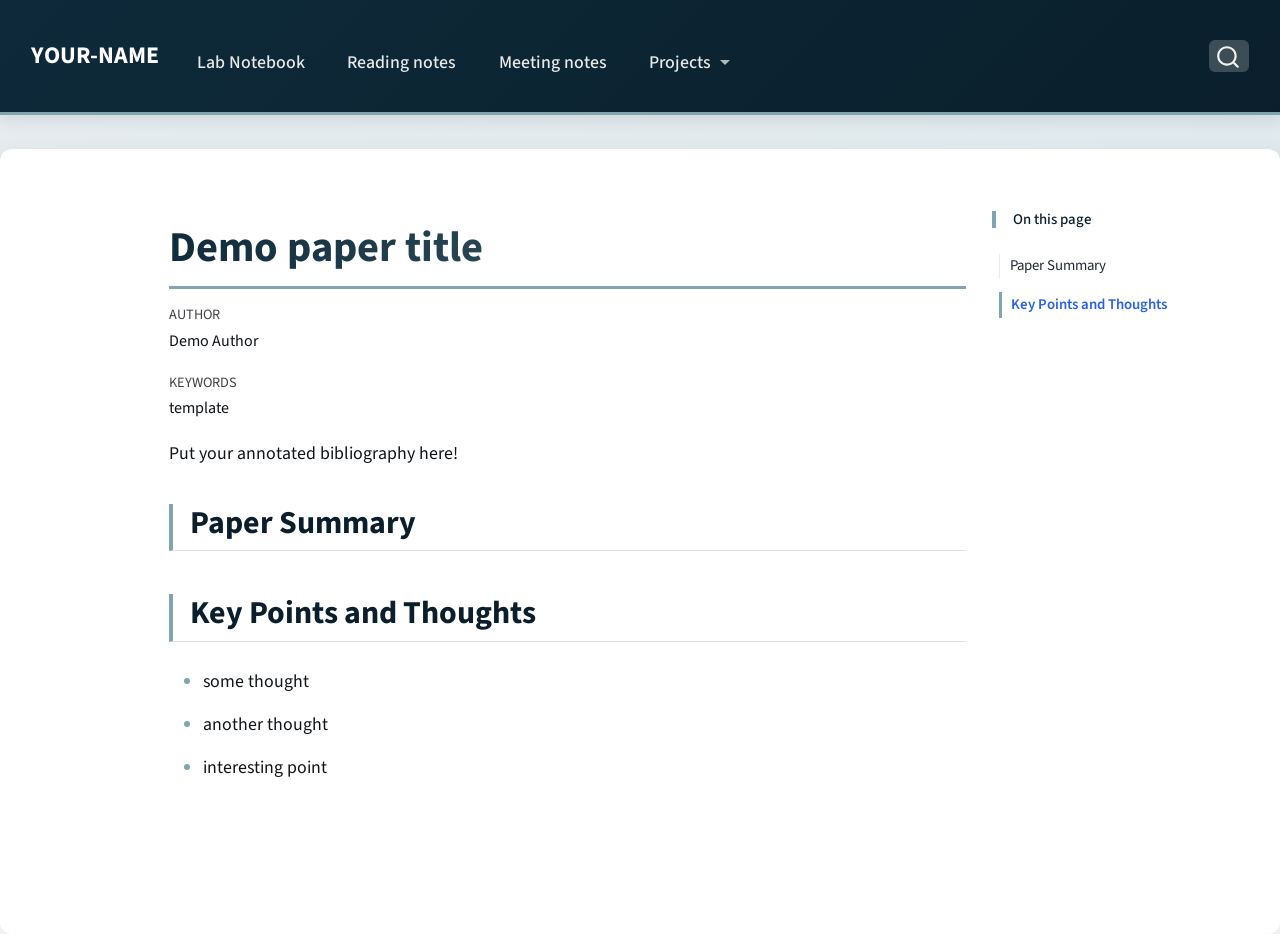
<file: docs/reading-notes/demopaper2.html>
<!DOCTYPE html>
<html xmlns="http://www.w3.org/1999/xhtml" lang="en" xml:lang="en"><head>

<meta charset="utf-8">
<meta name="generator" content="quarto-1.8.27">

<meta name="viewport" content="width=device-width, initial-scale=1.0, user-scalable=yes">

<meta name="author" content="Demo Author">
<meta name="keywords" content="template">

<title>Demo paper title – YOUR-NAME</title>
<style>
code{white-space: pre-wrap;}
span.smallcaps{font-variant: small-caps;}
div.columns{display: flex; gap: min(4vw, 1.5em);}
div.column{flex: auto; overflow-x: auto;}
div.hanging-indent{margin-left: 1.5em; text-indent: -1.5em;}
ul.task-list{list-style: none;}
ul.task-list li input[type="checkbox"] {
  width: 0.8em;
  margin: 0 0.8em 0.2em -1em; /* quarto-specific, see https://github.com/quarto-dev/quarto-cli/issues/4556 */ 
  vertical-align: middle;
}
</style>


<script src="../site_libs/quarto-nav/quarto-nav.js"></script>
<script src="../site_libs/quarto-nav/headroom.min.js"></script>
<script src="../site_libs/clipboard/clipboard.min.js"></script>
<script src="../site_libs/quarto-search/autocomplete.umd.js"></script>
<script src="../site_libs/quarto-search/fuse.min.js"></script>
<script src="../site_libs/quarto-search/quarto-search.js"></script>
<meta name="quarto:offset" content="../">
<script src="../site_libs/quarto-html/quarto.js" type="module"></script>
<script src="../site_libs/quarto-html/tabsets/tabsets.js" type="module"></script>
<script src="../site_libs/quarto-html/axe/axe-check.js" type="module"></script>
<script src="../site_libs/quarto-html/popper.min.js"></script>
<script src="../site_libs/quarto-html/tippy.umd.min.js"></script>
<script src="../site_libs/quarto-html/anchor.min.js"></script>
<link href="../site_libs/quarto-html/tippy.css" rel="stylesheet">
<link href="../site_libs/quarto-html/quarto-syntax-highlighting-8b4baf804e461d9b72633f0de59a0cac.css" rel="stylesheet" id="quarto-text-highlighting-styles">
<script src="../site_libs/bootstrap/bootstrap.min.js"></script>
<link href="../site_libs/bootstrap/bootstrap-icons.css" rel="stylesheet">
<link href="../site_libs/bootstrap/bootstrap-7ea91a17b9975586b5756263c311978e.min.css" rel="stylesheet" append-hash="true" id="quarto-bootstrap" data-mode="light">
<script id="quarto-search-options" type="application/json">{
  "location": "navbar",
  "copy-button": false,
  "collapse-after": 3,
  "panel-placement": "end",
  "type": "overlay",
  "limit": 50,
  "keyboard-shortcut": [
    "f",
    "/",
    "s"
  ],
  "show-item-context": false,
  "language": {
    "search-no-results-text": "No results",
    "search-matching-documents-text": "matching documents",
    "search-copy-link-title": "Copy link to search",
    "search-hide-matches-text": "Hide additional matches",
    "search-more-match-text": "more match in this document",
    "search-more-matches-text": "more matches in this document",
    "search-clear-button-title": "Clear",
    "search-text-placeholder": "",
    "search-detached-cancel-button-title": "Cancel",
    "search-submit-button-title": "Submit",
    "search-label": "Search"
  }
}</script>


<link rel="stylesheet" href="../styles.css">
</head>

<body class="nav-fixed quarto-light">

<div id="quarto-search-results"></div>
  <header id="quarto-header" class="headroom fixed-top">
    <nav class="navbar navbar-expand-lg " data-bs-theme="dark">
      <div class="navbar-container container-fluid">
      <div class="navbar-brand-container mx-auto">
    <a class="navbar-brand" href="../index.html">
    <span class="navbar-title">YOUR-NAME</span>
    </a>
  </div>
            <div id="quarto-search" class="" title="Search"></div>
          <button class="navbar-toggler" type="button" data-bs-toggle="collapse" data-bs-target="#navbarCollapse" aria-controls="navbarCollapse" role="menu" aria-expanded="false" aria-label="Toggle navigation" onclick="if (window.quartoToggleHeadroom) { window.quartoToggleHeadroom(); }">
  <span class="navbar-toggler-icon"></span>
</button>
          <div class="collapse navbar-collapse" id="navbarCollapse">
            <ul class="navbar-nav navbar-nav-scroll me-auto">
  <li class="nav-item">
    <a class="nav-link" href="../lab-notebook/index.html"> 
<span class="menu-text">Lab Notebook</span></a>
  </li>  
  <li class="nav-item">
    <a class="nav-link" href="../reading-notes/index.html"> 
<span class="menu-text">Reading notes</span></a>
  </li>  
  <li class="nav-item">
    <a class="nav-link" href="../meetings.html"> 
<span class="menu-text">Meeting notes</span></a>
  </li>  
  <li class="nav-item dropdown ">
    <a class="nav-link dropdown-toggle" href="#" id="nav-menu-projects" role="link" data-bs-toggle="dropdown" aria-expanded="false">
 <span class="menu-text">Projects</span>
    </a>
    <ul class="dropdown-menu" aria-labelledby="nav-menu-projects">    
        <li>
    <a class="dropdown-item" href="../projects/my-project/index.html">
 <span class="dropdown-text">my-project</span></a>
  </li>  
    </ul>
  </li>
</ul>
          </div> <!-- /navcollapse -->
            <div class="quarto-navbar-tools">
</div>
      </div> <!-- /container-fluid -->
    </nav>
</header>
<!-- content -->
<div id="quarto-content" class="quarto-container page-columns page-rows-contents page-layout-article page-navbar">
<!-- sidebar -->
<!-- margin-sidebar -->
    <div id="quarto-margin-sidebar" class="sidebar margin-sidebar">
        <nav id="TOC" role="doc-toc" class="toc-active">
    <h2 id="toc-title">On this page</h2>
   
  <ul>
  <li><a href="#paper-summary" id="toc-paper-summary" class="nav-link active" data-scroll-target="#paper-summary">Paper Summary</a></li>
  <li><a href="#key-points-and-thoughts" id="toc-key-points-and-thoughts" class="nav-link" data-scroll-target="#key-points-and-thoughts">Key Points and Thoughts</a></li>
  </ul>
</nav>
    </div>
<!-- main -->
<main class="content" id="quarto-document-content">

<header id="title-block-header" class="quarto-title-block default">
<div class="quarto-title">
<h1 class="title">Demo paper title</h1>
</div>



<div class="quarto-title-meta">

    <div>
    <div class="quarto-title-meta-heading">Author</div>
    <div class="quarto-title-meta-contents">
             <p>Demo Author </p>
          </div>
  </div>
    
  
    
  </div>
  

<div>
  <div class="keywords">
    <div class="block-title">Keywords</div>
    <p>template</p>
  </div>
</div>

</header>


<p>Put your annotated bibliography here!</p>
<section id="paper-summary" class="level2">
<h2 class="anchored" data-anchor-id="paper-summary">Paper Summary</h2>
</section>
<section id="key-points-and-thoughts" class="level2">
<h2 class="anchored" data-anchor-id="key-points-and-thoughts">Key Points and Thoughts</h2>
<ul>
<li>some thought</li>
<li>another thought</li>
<li>interesting point</li>
</ul>


</section>

</main> <!-- /main -->
<script id="quarto-html-after-body" type="application/javascript">
  window.document.addEventListener("DOMContentLoaded", function (event) {
    const icon = "";
    const anchorJS = new window.AnchorJS();
    anchorJS.options = {
      placement: 'right',
      icon: icon
    };
    anchorJS.add('.anchored');
    const isCodeAnnotation = (el) => {
      for (const clz of el.classList) {
        if (clz.startsWith('code-annotation-')) {                     
          return true;
        }
      }
      return false;
    }
    const onCopySuccess = function(e) {
      // button target
      const button = e.trigger;
      // don't keep focus
      button.blur();
      // flash "checked"
      button.classList.add('code-copy-button-checked');
      var currentTitle = button.getAttribute("title");
      button.setAttribute("title", "Copied!");
      let tooltip;
      if (window.bootstrap) {
        button.setAttribute("data-bs-toggle", "tooltip");
        button.setAttribute("data-bs-placement", "left");
        button.setAttribute("data-bs-title", "Copied!");
        tooltip = new bootstrap.Tooltip(button, 
          { trigger: "manual", 
            customClass: "code-copy-button-tooltip",
            offset: [0, -8]});
        tooltip.show();    
      }
      setTimeout(function() {
        if (tooltip) {
          tooltip.hide();
          button.removeAttribute("data-bs-title");
          button.removeAttribute("data-bs-toggle");
          button.removeAttribute("data-bs-placement");
        }
        button.setAttribute("title", currentTitle);
        button.classList.remove('code-copy-button-checked');
      }, 1000);
      // clear code selection
      e.clearSelection();
    }
    const getTextToCopy = function(trigger) {
      const outerScaffold = trigger.parentElement.cloneNode(true);
      const codeEl = outerScaffold.querySelector('code');
      for (const childEl of codeEl.children) {
        if (isCodeAnnotation(childEl)) {
          childEl.remove();
        }
      }
      return codeEl.innerText;
    }
    const clipboard = new window.ClipboardJS('.code-copy-button:not([data-in-quarto-modal])', {
      text: getTextToCopy
    });
    clipboard.on('success', onCopySuccess);
    if (window.document.getElementById('quarto-embedded-source-code-modal')) {
      const clipboardModal = new window.ClipboardJS('.code-copy-button[data-in-quarto-modal]', {
        text: getTextToCopy,
        container: window.document.getElementById('quarto-embedded-source-code-modal')
      });
      clipboardModal.on('success', onCopySuccess);
    }
      var localhostRegex = new RegExp(/^(?:http|https):\/\/localhost\:?[0-9]*\//);
      var mailtoRegex = new RegExp(/^mailto:/);
        var filterRegex = new RegExp('/' + window.location.host + '/');
      var isInternal = (href) => {
          return filterRegex.test(href) || localhostRegex.test(href) || mailtoRegex.test(href);
      }
      // Inspect non-navigation links and adorn them if external
     var links = window.document.querySelectorAll('a[href]:not(.nav-link):not(.navbar-brand):not(.toc-action):not(.sidebar-link):not(.sidebar-item-toggle):not(.pagination-link):not(.no-external):not([aria-hidden]):not(.dropdown-item):not(.quarto-navigation-tool):not(.about-link)');
      for (var i=0; i<links.length; i++) {
        const link = links[i];
        if (!isInternal(link.href)) {
          // undo the damage that might have been done by quarto-nav.js in the case of
          // links that we want to consider external
          if (link.dataset.originalHref !== undefined) {
            link.href = link.dataset.originalHref;
          }
        }
      }
    function tippyHover(el, contentFn, onTriggerFn, onUntriggerFn) {
      const config = {
        allowHTML: true,
        maxWidth: 500,
        delay: 100,
        arrow: false,
        appendTo: function(el) {
            return el.parentElement;
        },
        interactive: true,
        interactiveBorder: 10,
        theme: 'quarto',
        placement: 'bottom-start',
      };
      if (contentFn) {
        config.content = contentFn;
      }
      if (onTriggerFn) {
        config.onTrigger = onTriggerFn;
      }
      if (onUntriggerFn) {
        config.onUntrigger = onUntriggerFn;
      }
      window.tippy(el, config); 
    }
    const noterefs = window.document.querySelectorAll('a[role="doc-noteref"]');
    for (var i=0; i<noterefs.length; i++) {
      const ref = noterefs[i];
      tippyHover(ref, function() {
        // use id or data attribute instead here
        let href = ref.getAttribute('data-footnote-href') || ref.getAttribute('href');
        try { href = new URL(href).hash; } catch {}
        const id = href.replace(/^#\/?/, "");
        const note = window.document.getElementById(id);
        if (note) {
          return note.innerHTML;
        } else {
          return "";
        }
      });
    }
    const xrefs = window.document.querySelectorAll('a.quarto-xref');
    const processXRef = (id, note) => {
      // Strip column container classes
      const stripColumnClz = (el) => {
        el.classList.remove("page-full", "page-columns");
        if (el.children) {
          for (const child of el.children) {
            stripColumnClz(child);
          }
        }
      }
      stripColumnClz(note)
      if (id === null || id.startsWith('sec-')) {
        // Special case sections, only their first couple elements
        const container = document.createElement("div");
        if (note.children && note.children.length > 2) {
          container.appendChild(note.children[0].cloneNode(true));
          for (let i = 1; i < note.children.length; i++) {
            const child = note.children[i];
            if (child.tagName === "P" && child.innerText === "") {
              continue;
            } else {
              container.appendChild(child.cloneNode(true));
              break;
            }
          }
          if (window.Quarto?.typesetMath) {
            window.Quarto.typesetMath(container);
          }
          return container.innerHTML
        } else {
          if (window.Quarto?.typesetMath) {
            window.Quarto.typesetMath(note);
          }
          return note.innerHTML;
        }
      } else {
        // Remove any anchor links if they are present
        const anchorLink = note.querySelector('a.anchorjs-link');
        if (anchorLink) {
          anchorLink.remove();
        }
        if (window.Quarto?.typesetMath) {
          window.Quarto.typesetMath(note);
        }
        if (note.classList.contains("callout")) {
          return note.outerHTML;
        } else {
          return note.innerHTML;
        }
      }
    }
    for (var i=0; i<xrefs.length; i++) {
      const xref = xrefs[i];
      tippyHover(xref, undefined, function(instance) {
        instance.disable();
        let url = xref.getAttribute('href');
        let hash = undefined; 
        if (url.startsWith('#')) {
          hash = url;
        } else {
          try { hash = new URL(url).hash; } catch {}
        }
        if (hash) {
          const id = hash.replace(/^#\/?/, "");
          const note = window.document.getElementById(id);
          if (note !== null) {
            try {
              const html = processXRef(id, note.cloneNode(true));
              instance.setContent(html);
            } finally {
              instance.enable();
              instance.show();
            }
          } else {
            // See if we can fetch this
            fetch(url.split('#')[0])
            .then(res => res.text())
            .then(html => {
              const parser = new DOMParser();
              const htmlDoc = parser.parseFromString(html, "text/html");
              const note = htmlDoc.getElementById(id);
              if (note !== null) {
                const html = processXRef(id, note);
                instance.setContent(html);
              } 
            }).finally(() => {
              instance.enable();
              instance.show();
            });
          }
        } else {
          // See if we can fetch a full url (with no hash to target)
          // This is a special case and we should probably do some content thinning / targeting
          fetch(url)
          .then(res => res.text())
          .then(html => {
            const parser = new DOMParser();
            const htmlDoc = parser.parseFromString(html, "text/html");
            const note = htmlDoc.querySelector('main.content');
            if (note !== null) {
              // This should only happen for chapter cross references
              // (since there is no id in the URL)
              // remove the first header
              if (note.children.length > 0 && note.children[0].tagName === "HEADER") {
                note.children[0].remove();
              }
              const html = processXRef(null, note);
              instance.setContent(html);
            } 
          }).finally(() => {
            instance.enable();
            instance.show();
          });
        }
      }, function(instance) {
      });
    }
        let selectedAnnoteEl;
        const selectorForAnnotation = ( cell, annotation) => {
          let cellAttr = 'data-code-cell="' + cell + '"';
          let lineAttr = 'data-code-annotation="' +  annotation + '"';
          const selector = 'span[' + cellAttr + '][' + lineAttr + ']';
          return selector;
        }
        const selectCodeLines = (annoteEl) => {
          const doc = window.document;
          const targetCell = annoteEl.getAttribute("data-target-cell");
          const targetAnnotation = annoteEl.getAttribute("data-target-annotation");
          const annoteSpan = window.document.querySelector(selectorForAnnotation(targetCell, targetAnnotation));
          const lines = annoteSpan.getAttribute("data-code-lines").split(",");
          const lineIds = lines.map((line) => {
            return targetCell + "-" + line;
          })
          let top = null;
          let height = null;
          let parent = null;
          if (lineIds.length > 0) {
              //compute the position of the single el (top and bottom and make a div)
              const el = window.document.getElementById(lineIds[0]);
              top = el.offsetTop;
              height = el.offsetHeight;
              parent = el.parentElement.parentElement;
            if (lineIds.length > 1) {
              const lastEl = window.document.getElementById(lineIds[lineIds.length - 1]);
              const bottom = lastEl.offsetTop + lastEl.offsetHeight;
              height = bottom - top;
            }
            if (top !== null && height !== null && parent !== null) {
              // cook up a div (if necessary) and position it 
              let div = window.document.getElementById("code-annotation-line-highlight");
              if (div === null) {
                div = window.document.createElement("div");
                div.setAttribute("id", "code-annotation-line-highlight");
                div.style.position = 'absolute';
                parent.appendChild(div);
              }
              div.style.top = top - 2 + "px";
              div.style.height = height + 4 + "px";
              div.style.left = 0;
              let gutterDiv = window.document.getElementById("code-annotation-line-highlight-gutter");
              if (gutterDiv === null) {
                gutterDiv = window.document.createElement("div");
                gutterDiv.setAttribute("id", "code-annotation-line-highlight-gutter");
                gutterDiv.style.position = 'absolute';
                const codeCell = window.document.getElementById(targetCell);
                const gutter = codeCell.querySelector('.code-annotation-gutter');
                gutter.appendChild(gutterDiv);
              }
              gutterDiv.style.top = top - 2 + "px";
              gutterDiv.style.height = height + 4 + "px";
            }
            selectedAnnoteEl = annoteEl;
          }
        };
        const unselectCodeLines = () => {
          const elementsIds = ["code-annotation-line-highlight", "code-annotation-line-highlight-gutter"];
          elementsIds.forEach((elId) => {
            const div = window.document.getElementById(elId);
            if (div) {
              div.remove();
            }
          });
          selectedAnnoteEl = undefined;
        };
          // Handle positioning of the toggle
      window.addEventListener(
        "resize",
        throttle(() => {
          elRect = undefined;
          if (selectedAnnoteEl) {
            selectCodeLines(selectedAnnoteEl);
          }
        }, 10)
      );
      function throttle(fn, ms) {
      let throttle = false;
      let timer;
        return (...args) => {
          if(!throttle) { // first call gets through
              fn.apply(this, args);
              throttle = true;
          } else { // all the others get throttled
              if(timer) clearTimeout(timer); // cancel #2
              timer = setTimeout(() => {
                fn.apply(this, args);
                timer = throttle = false;
              }, ms);
          }
        };
      }
        // Attach click handler to the DT
        const annoteDls = window.document.querySelectorAll('dt[data-target-cell]');
        for (const annoteDlNode of annoteDls) {
          annoteDlNode.addEventListener('click', (event) => {
            const clickedEl = event.target;
            if (clickedEl !== selectedAnnoteEl) {
              unselectCodeLines();
              const activeEl = window.document.querySelector('dt[data-target-cell].code-annotation-active');
              if (activeEl) {
                activeEl.classList.remove('code-annotation-active');
              }
              selectCodeLines(clickedEl);
              clickedEl.classList.add('code-annotation-active');
            } else {
              // Unselect the line
              unselectCodeLines();
              clickedEl.classList.remove('code-annotation-active');
            }
          });
        }
    const findCites = (el) => {
      const parentEl = el.parentElement;
      if (parentEl) {
        const cites = parentEl.dataset.cites;
        if (cites) {
          return {
            el,
            cites: cites.split(' ')
          };
        } else {
          return findCites(el.parentElement)
        }
      } else {
        return undefined;
      }
    };
    var bibliorefs = window.document.querySelectorAll('a[role="doc-biblioref"]');
    for (var i=0; i<bibliorefs.length; i++) {
      const ref = bibliorefs[i];
      const citeInfo = findCites(ref);
      if (citeInfo) {
        tippyHover(citeInfo.el, function() {
          var popup = window.document.createElement('div');
          citeInfo.cites.forEach(function(cite) {
            var citeDiv = window.document.createElement('div');
            citeDiv.classList.add('hanging-indent');
            citeDiv.classList.add('csl-entry');
            var biblioDiv = window.document.getElementById('ref-' + cite);
            if (biblioDiv) {
              citeDiv.innerHTML = biblioDiv.innerHTML;
            }
            popup.appendChild(citeDiv);
          });
          return popup.innerHTML;
        });
      }
    }
  });
  </script>
</div> <!-- /content -->




</body></html>
</file>
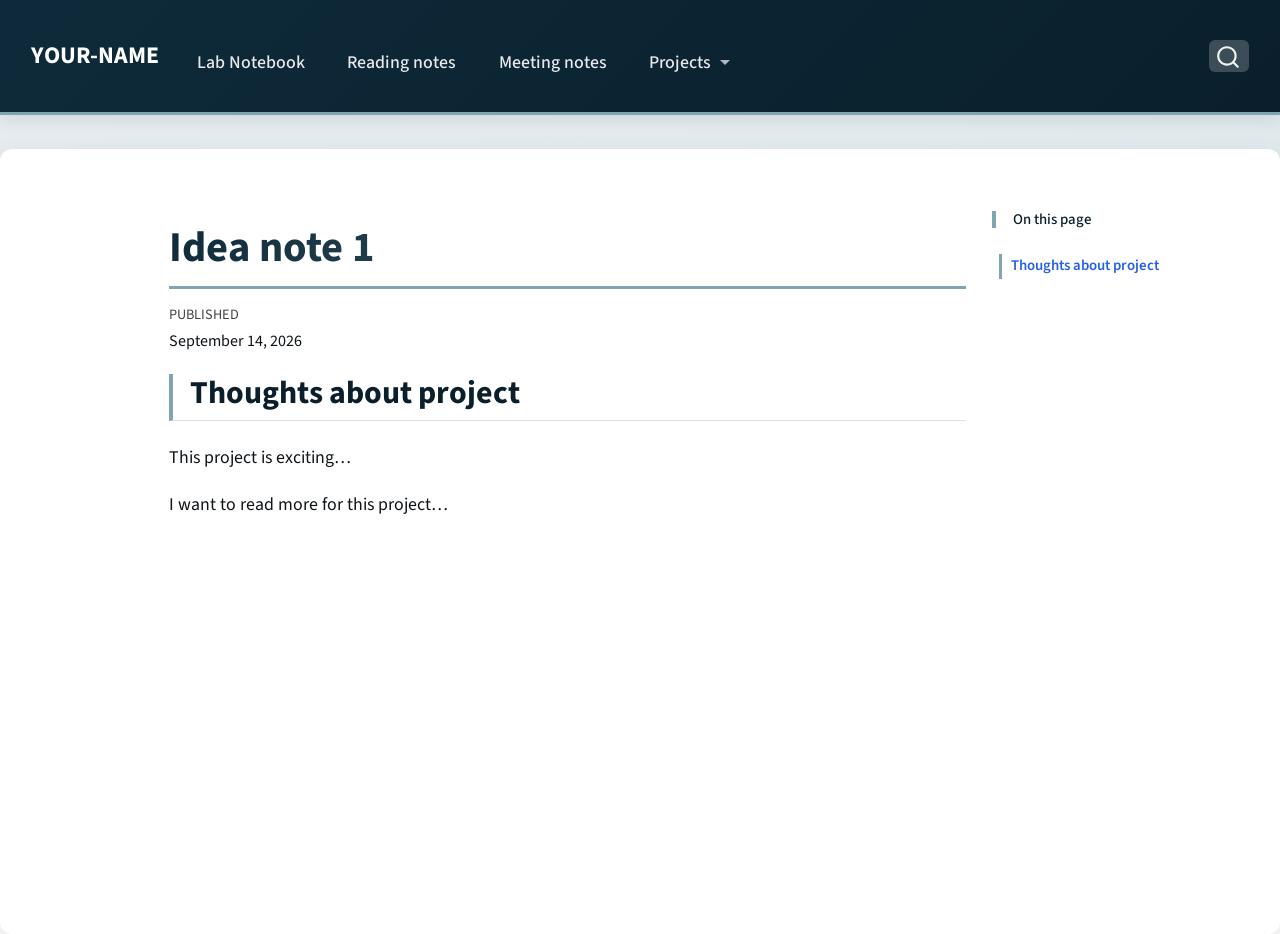
<file: docs/projects/my-project/idea-note1.html>
<!DOCTYPE html>
<html xmlns="http://www.w3.org/1999/xhtml" lang="en" xml:lang="en"><head>

<meta charset="utf-8">
<meta name="generator" content="quarto-1.8.27">

<meta name="viewport" content="width=device-width, initial-scale=1.0, user-scalable=yes">

<meta name="dcterms.date" content="2026-09-14">

<title>Idea note 1 – YOUR-NAME</title>
<style>
code{white-space: pre-wrap;}
span.smallcaps{font-variant: small-caps;}
div.columns{display: flex; gap: min(4vw, 1.5em);}
div.column{flex: auto; overflow-x: auto;}
div.hanging-indent{margin-left: 1.5em; text-indent: -1.5em;}
ul.task-list{list-style: none;}
ul.task-list li input[type="checkbox"] {
  width: 0.8em;
  margin: 0 0.8em 0.2em -1em; /* quarto-specific, see https://github.com/quarto-dev/quarto-cli/issues/4556 */ 
  vertical-align: middle;
}
</style>


<script src="../../site_libs/quarto-nav/quarto-nav.js"></script>
<script src="../../site_libs/quarto-nav/headroom.min.js"></script>
<script src="../../site_libs/clipboard/clipboard.min.js"></script>
<script src="../../site_libs/quarto-search/autocomplete.umd.js"></script>
<script src="../../site_libs/quarto-search/fuse.min.js"></script>
<script src="../../site_libs/quarto-search/quarto-search.js"></script>
<meta name="quarto:offset" content="../../">
<script src="../../site_libs/quarto-html/quarto.js" type="module"></script>
<script src="../../site_libs/quarto-html/tabsets/tabsets.js" type="module"></script>
<script src="../../site_libs/quarto-html/axe/axe-check.js" type="module"></script>
<script src="../../site_libs/quarto-html/popper.min.js"></script>
<script src="../../site_libs/quarto-html/tippy.umd.min.js"></script>
<script src="../../site_libs/quarto-html/anchor.min.js"></script>
<link href="../../site_libs/quarto-html/tippy.css" rel="stylesheet">
<link href="../../site_libs/quarto-html/quarto-syntax-highlighting-8b4baf804e461d9b72633f0de59a0cac.css" rel="stylesheet" id="quarto-text-highlighting-styles">
<script src="../../site_libs/bootstrap/bootstrap.min.js"></script>
<link href="../../site_libs/bootstrap/bootstrap-icons.css" rel="stylesheet">
<link href="../../site_libs/bootstrap/bootstrap-7ea91a17b9975586b5756263c311978e.min.css" rel="stylesheet" append-hash="true" id="quarto-bootstrap" data-mode="light">
<script id="quarto-search-options" type="application/json">{
  "location": "navbar",
  "copy-button": false,
  "collapse-after": 3,
  "panel-placement": "end",
  "type": "overlay",
  "limit": 50,
  "keyboard-shortcut": [
    "f",
    "/",
    "s"
  ],
  "show-item-context": false,
  "language": {
    "search-no-results-text": "No results",
    "search-matching-documents-text": "matching documents",
    "search-copy-link-title": "Copy link to search",
    "search-hide-matches-text": "Hide additional matches",
    "search-more-match-text": "more match in this document",
    "search-more-matches-text": "more matches in this document",
    "search-clear-button-title": "Clear",
    "search-text-placeholder": "",
    "search-detached-cancel-button-title": "Cancel",
    "search-submit-button-title": "Submit",
    "search-label": "Search"
  }
}</script>


<link rel="stylesheet" href="../../styles.css">
</head>

<body class="nav-fixed quarto-light">

<div id="quarto-search-results"></div>
  <header id="quarto-header" class="headroom fixed-top">
    <nav class="navbar navbar-expand-lg " data-bs-theme="dark">
      <div class="navbar-container container-fluid">
      <div class="navbar-brand-container mx-auto">
    <a class="navbar-brand" href="../../index.html">
    <span class="navbar-title">YOUR-NAME</span>
    </a>
  </div>
            <div id="quarto-search" class="" title="Search"></div>
          <button class="navbar-toggler" type="button" data-bs-toggle="collapse" data-bs-target="#navbarCollapse" aria-controls="navbarCollapse" role="menu" aria-expanded="false" aria-label="Toggle navigation" onclick="if (window.quartoToggleHeadroom) { window.quartoToggleHeadroom(); }">
  <span class="navbar-toggler-icon"></span>
</button>
          <div class="collapse navbar-collapse" id="navbarCollapse">
            <ul class="navbar-nav navbar-nav-scroll me-auto">
  <li class="nav-item">
    <a class="nav-link" href="../../lab-notebook/index.html"> 
<span class="menu-text">Lab Notebook</span></a>
  </li>  
  <li class="nav-item">
    <a class="nav-link" href="../../reading-notes/index.html"> 
<span class="menu-text">Reading notes</span></a>
  </li>  
  <li class="nav-item">
    <a class="nav-link" href="../../meetings.html"> 
<span class="menu-text">Meeting notes</span></a>
  </li>  
  <li class="nav-item dropdown ">
    <a class="nav-link dropdown-toggle" href="#" id="nav-menu-projects" role="link" data-bs-toggle="dropdown" aria-expanded="false">
 <span class="menu-text">Projects</span>
    </a>
    <ul class="dropdown-menu" aria-labelledby="nav-menu-projects">    
        <li>
    <a class="dropdown-item" href="../../projects/my-project/index.html">
 <span class="dropdown-text">my-project</span></a>
  </li>  
    </ul>
  </li>
</ul>
          </div> <!-- /navcollapse -->
            <div class="quarto-navbar-tools">
</div>
      </div> <!-- /container-fluid -->
    </nav>
</header>
<!-- content -->
<div id="quarto-content" class="quarto-container page-columns page-rows-contents page-layout-article page-navbar">
<!-- sidebar -->
<!-- margin-sidebar -->
    <div id="quarto-margin-sidebar" class="sidebar margin-sidebar">
        <nav id="TOC" role="doc-toc" class="toc-active">
    <h2 id="toc-title">On this page</h2>
   
  <ul>
  <li><a href="#thoughts-about-project" id="toc-thoughts-about-project" class="nav-link active" data-scroll-target="#thoughts-about-project">Thoughts about project</a></li>
  </ul>
</nav>
    </div>
<!-- main -->
<main class="content" id="quarto-document-content">

<header id="title-block-header" class="quarto-title-block default">
<div class="quarto-title">
<h1 class="title">Idea note 1</h1>
</div>



<div class="quarto-title-meta">

    
    <div>
    <div class="quarto-title-meta-heading">Published</div>
    <div class="quarto-title-meta-contents">
      <p class="date">September 14, 2026</p>
    </div>
  </div>
  
    
  </div>
  


</header>


<section id="thoughts-about-project" class="level2">
<h2 class="anchored" data-anchor-id="thoughts-about-project">Thoughts about project</h2>
<p>This project is exciting…</p>
<p>I want to read more for this project…</p>


</section>

</main> <!-- /main -->
<script id="quarto-html-after-body" type="application/javascript">
  window.document.addEventListener("DOMContentLoaded", function (event) {
    const icon = "";
    const anchorJS = new window.AnchorJS();
    anchorJS.options = {
      placement: 'right',
      icon: icon
    };
    anchorJS.add('.anchored');
    const isCodeAnnotation = (el) => {
      for (const clz of el.classList) {
        if (clz.startsWith('code-annotation-')) {                     
          return true;
        }
      }
      return false;
    }
    const onCopySuccess = function(e) {
      // button target
      const button = e.trigger;
      // don't keep focus
      button.blur();
      // flash "checked"
      button.classList.add('code-copy-button-checked');
      var currentTitle = button.getAttribute("title");
      button.setAttribute("title", "Copied!");
      let tooltip;
      if (window.bootstrap) {
        button.setAttribute("data-bs-toggle", "tooltip");
        button.setAttribute("data-bs-placement", "left");
        button.setAttribute("data-bs-title", "Copied!");
        tooltip = new bootstrap.Tooltip(button, 
          { trigger: "manual", 
            customClass: "code-copy-button-tooltip",
            offset: [0, -8]});
        tooltip.show();    
      }
      setTimeout(function() {
        if (tooltip) {
          tooltip.hide();
          button.removeAttribute("data-bs-title");
          button.removeAttribute("data-bs-toggle");
          button.removeAttribute("data-bs-placement");
        }
        button.setAttribute("title", currentTitle);
        button.classList.remove('code-copy-button-checked');
      }, 1000);
      // clear code selection
      e.clearSelection();
    }
    const getTextToCopy = function(trigger) {
      const outerScaffold = trigger.parentElement.cloneNode(true);
      const codeEl = outerScaffold.querySelector('code');
      for (const childEl of codeEl.children) {
        if (isCodeAnnotation(childEl)) {
          childEl.remove();
        }
      }
      return codeEl.innerText;
    }
    const clipboard = new window.ClipboardJS('.code-copy-button:not([data-in-quarto-modal])', {
      text: getTextToCopy
    });
    clipboard.on('success', onCopySuccess);
    if (window.document.getElementById('quarto-embedded-source-code-modal')) {
      const clipboardModal = new window.ClipboardJS('.code-copy-button[data-in-quarto-modal]', {
        text: getTextToCopy,
        container: window.document.getElementById('quarto-embedded-source-code-modal')
      });
      clipboardModal.on('success', onCopySuccess);
    }
      var localhostRegex = new RegExp(/^(?:http|https):\/\/localhost\:?[0-9]*\//);
      var mailtoRegex = new RegExp(/^mailto:/);
        var filterRegex = new RegExp('/' + window.location.host + '/');
      var isInternal = (href) => {
          return filterRegex.test(href) || localhostRegex.test(href) || mailtoRegex.test(href);
      }
      // Inspect non-navigation links and adorn them if external
     var links = window.document.querySelectorAll('a[href]:not(.nav-link):not(.navbar-brand):not(.toc-action):not(.sidebar-link):not(.sidebar-item-toggle):not(.pagination-link):not(.no-external):not([aria-hidden]):not(.dropdown-item):not(.quarto-navigation-tool):not(.about-link)');
      for (var i=0; i<links.length; i++) {
        const link = links[i];
        if (!isInternal(link.href)) {
          // undo the damage that might have been done by quarto-nav.js in the case of
          // links that we want to consider external
          if (link.dataset.originalHref !== undefined) {
            link.href = link.dataset.originalHref;
          }
        }
      }
    function tippyHover(el, contentFn, onTriggerFn, onUntriggerFn) {
      const config = {
        allowHTML: true,
        maxWidth: 500,
        delay: 100,
        arrow: false,
        appendTo: function(el) {
            return el.parentElement;
        },
        interactive: true,
        interactiveBorder: 10,
        theme: 'quarto',
        placement: 'bottom-start',
      };
      if (contentFn) {
        config.content = contentFn;
      }
      if (onTriggerFn) {
        config.onTrigger = onTriggerFn;
      }
      if (onUntriggerFn) {
        config.onUntrigger = onUntriggerFn;
      }
      window.tippy(el, config); 
    }
    const noterefs = window.document.querySelectorAll('a[role="doc-noteref"]');
    for (var i=0; i<noterefs.length; i++) {
      const ref = noterefs[i];
      tippyHover(ref, function() {
        // use id or data attribute instead here
        let href = ref.getAttribute('data-footnote-href') || ref.getAttribute('href');
        try { href = new URL(href).hash; } catch {}
        const id = href.replace(/^#\/?/, "");
        const note = window.document.getElementById(id);
        if (note) {
          return note.innerHTML;
        } else {
          return "";
        }
      });
    }
    const xrefs = window.document.querySelectorAll('a.quarto-xref');
    const processXRef = (id, note) => {
      // Strip column container classes
      const stripColumnClz = (el) => {
        el.classList.remove("page-full", "page-columns");
        if (el.children) {
          for (const child of el.children) {
            stripColumnClz(child);
          }
        }
      }
      stripColumnClz(note)
      if (id === null || id.startsWith('sec-')) {
        // Special case sections, only their first couple elements
        const container = document.createElement("div");
        if (note.children && note.children.length > 2) {
          container.appendChild(note.children[0].cloneNode(true));
          for (let i = 1; i < note.children.length; i++) {
            const child = note.children[i];
            if (child.tagName === "P" && child.innerText === "") {
              continue;
            } else {
              container.appendChild(child.cloneNode(true));
              break;
            }
          }
          if (window.Quarto?.typesetMath) {
            window.Quarto.typesetMath(container);
          }
          return container.innerHTML
        } else {
          if (window.Quarto?.typesetMath) {
            window.Quarto.typesetMath(note);
          }
          return note.innerHTML;
        }
      } else {
        // Remove any anchor links if they are present
        const anchorLink = note.querySelector('a.anchorjs-link');
        if (anchorLink) {
          anchorLink.remove();
        }
        if (window.Quarto?.typesetMath) {
          window.Quarto.typesetMath(note);
        }
        if (note.classList.contains("callout")) {
          return note.outerHTML;
        } else {
          return note.innerHTML;
        }
      }
    }
    for (var i=0; i<xrefs.length; i++) {
      const xref = xrefs[i];
      tippyHover(xref, undefined, function(instance) {
        instance.disable();
        let url = xref.getAttribute('href');
        let hash = undefined; 
        if (url.startsWith('#')) {
          hash = url;
        } else {
          try { hash = new URL(url).hash; } catch {}
        }
        if (hash) {
          const id = hash.replace(/^#\/?/, "");
          const note = window.document.getElementById(id);
          if (note !== null) {
            try {
              const html = processXRef(id, note.cloneNode(true));
              instance.setContent(html);
            } finally {
              instance.enable();
              instance.show();
            }
          } else {
            // See if we can fetch this
            fetch(url.split('#')[0])
            .then(res => res.text())
            .then(html => {
              const parser = new DOMParser();
              const htmlDoc = parser.parseFromString(html, "text/html");
              const note = htmlDoc.getElementById(id);
              if (note !== null) {
                const html = processXRef(id, note);
                instance.setContent(html);
              } 
            }).finally(() => {
              instance.enable();
              instance.show();
            });
          }
        } else {
          // See if we can fetch a full url (with no hash to target)
          // This is a special case and we should probably do some content thinning / targeting
          fetch(url)
          .then(res => res.text())
          .then(html => {
            const parser = new DOMParser();
            const htmlDoc = parser.parseFromString(html, "text/html");
            const note = htmlDoc.querySelector('main.content');
            if (note !== null) {
              // This should only happen for chapter cross references
              // (since there is no id in the URL)
              // remove the first header
              if (note.children.length > 0 && note.children[0].tagName === "HEADER") {
                note.children[0].remove();
              }
              const html = processXRef(null, note);
              instance.setContent(html);
            } 
          }).finally(() => {
            instance.enable();
            instance.show();
          });
        }
      }, function(instance) {
      });
    }
        let selectedAnnoteEl;
        const selectorForAnnotation = ( cell, annotation) => {
          let cellAttr = 'data-code-cell="' + cell + '"';
          let lineAttr = 'data-code-annotation="' +  annotation + '"';
          const selector = 'span[' + cellAttr + '][' + lineAttr + ']';
          return selector;
        }
        const selectCodeLines = (annoteEl) => {
          const doc = window.document;
          const targetCell = annoteEl.getAttribute("data-target-cell");
          const targetAnnotation = annoteEl.getAttribute("data-target-annotation");
          const annoteSpan = window.document.querySelector(selectorForAnnotation(targetCell, targetAnnotation));
          const lines = annoteSpan.getAttribute("data-code-lines").split(",");
          const lineIds = lines.map((line) => {
            return targetCell + "-" + line;
          })
          let top = null;
          let height = null;
          let parent = null;
          if (lineIds.length > 0) {
              //compute the position of the single el (top and bottom and make a div)
              const el = window.document.getElementById(lineIds[0]);
              top = el.offsetTop;
              height = el.offsetHeight;
              parent = el.parentElement.parentElement;
            if (lineIds.length > 1) {
              const lastEl = window.document.getElementById(lineIds[lineIds.length - 1]);
              const bottom = lastEl.offsetTop + lastEl.offsetHeight;
              height = bottom - top;
            }
            if (top !== null && height !== null && parent !== null) {
              // cook up a div (if necessary) and position it 
              let div = window.document.getElementById("code-annotation-line-highlight");
              if (div === null) {
                div = window.document.createElement("div");
                div.setAttribute("id", "code-annotation-line-highlight");
                div.style.position = 'absolute';
                parent.appendChild(div);
              }
              div.style.top = top - 2 + "px";
              div.style.height = height + 4 + "px";
              div.style.left = 0;
              let gutterDiv = window.document.getElementById("code-annotation-line-highlight-gutter");
              if (gutterDiv === null) {
                gutterDiv = window.document.createElement("div");
                gutterDiv.setAttribute("id", "code-annotation-line-highlight-gutter");
                gutterDiv.style.position = 'absolute';
                const codeCell = window.document.getElementById(targetCell);
                const gutter = codeCell.querySelector('.code-annotation-gutter');
                gutter.appendChild(gutterDiv);
              }
              gutterDiv.style.top = top - 2 + "px";
              gutterDiv.style.height = height + 4 + "px";
            }
            selectedAnnoteEl = annoteEl;
          }
        };
        const unselectCodeLines = () => {
          const elementsIds = ["code-annotation-line-highlight", "code-annotation-line-highlight-gutter"];
          elementsIds.forEach((elId) => {
            const div = window.document.getElementById(elId);
            if (div) {
              div.remove();
            }
          });
          selectedAnnoteEl = undefined;
        };
          // Handle positioning of the toggle
      window.addEventListener(
        "resize",
        throttle(() => {
          elRect = undefined;
          if (selectedAnnoteEl) {
            selectCodeLines(selectedAnnoteEl);
          }
        }, 10)
      );
      function throttle(fn, ms) {
      let throttle = false;
      let timer;
        return (...args) => {
          if(!throttle) { // first call gets through
              fn.apply(this, args);
              throttle = true;
          } else { // all the others get throttled
              if(timer) clearTimeout(timer); // cancel #2
              timer = setTimeout(() => {
                fn.apply(this, args);
                timer = throttle = false;
              }, ms);
          }
        };
      }
        // Attach click handler to the DT
        const annoteDls = window.document.querySelectorAll('dt[data-target-cell]');
        for (const annoteDlNode of annoteDls) {
          annoteDlNode.addEventListener('click', (event) => {
            const clickedEl = event.target;
            if (clickedEl !== selectedAnnoteEl) {
              unselectCodeLines();
              const activeEl = window.document.querySelector('dt[data-target-cell].code-annotation-active');
              if (activeEl) {
                activeEl.classList.remove('code-annotation-active');
              }
              selectCodeLines(clickedEl);
              clickedEl.classList.add('code-annotation-active');
            } else {
              // Unselect the line
              unselectCodeLines();
              clickedEl.classList.remove('code-annotation-active');
            }
          });
        }
    const findCites = (el) => {
      const parentEl = el.parentElement;
      if (parentEl) {
        const cites = parentEl.dataset.cites;
        if (cites) {
          return {
            el,
            cites: cites.split(' ')
          };
        } else {
          return findCites(el.parentElement)
        }
      } else {
        return undefined;
      }
    };
    var bibliorefs = window.document.querySelectorAll('a[role="doc-biblioref"]');
    for (var i=0; i<bibliorefs.length; i++) {
      const ref = bibliorefs[i];
      const citeInfo = findCites(ref);
      if (citeInfo) {
        tippyHover(citeInfo.el, function() {
          var popup = window.document.createElement('div');
          citeInfo.cites.forEach(function(cite) {
            var citeDiv = window.document.createElement('div');
            citeDiv.classList.add('hanging-indent');
            citeDiv.classList.add('csl-entry');
            var biblioDiv = window.document.getElementById('ref-' + cite);
            if (biblioDiv) {
              citeDiv.innerHTML = biblioDiv.innerHTML;
            }
            popup.appendChild(citeDiv);
          });
          return popup.innerHTML;
        });
      }
    }
  });
  </script>
</div> <!-- /content -->




</body></html>
</file>
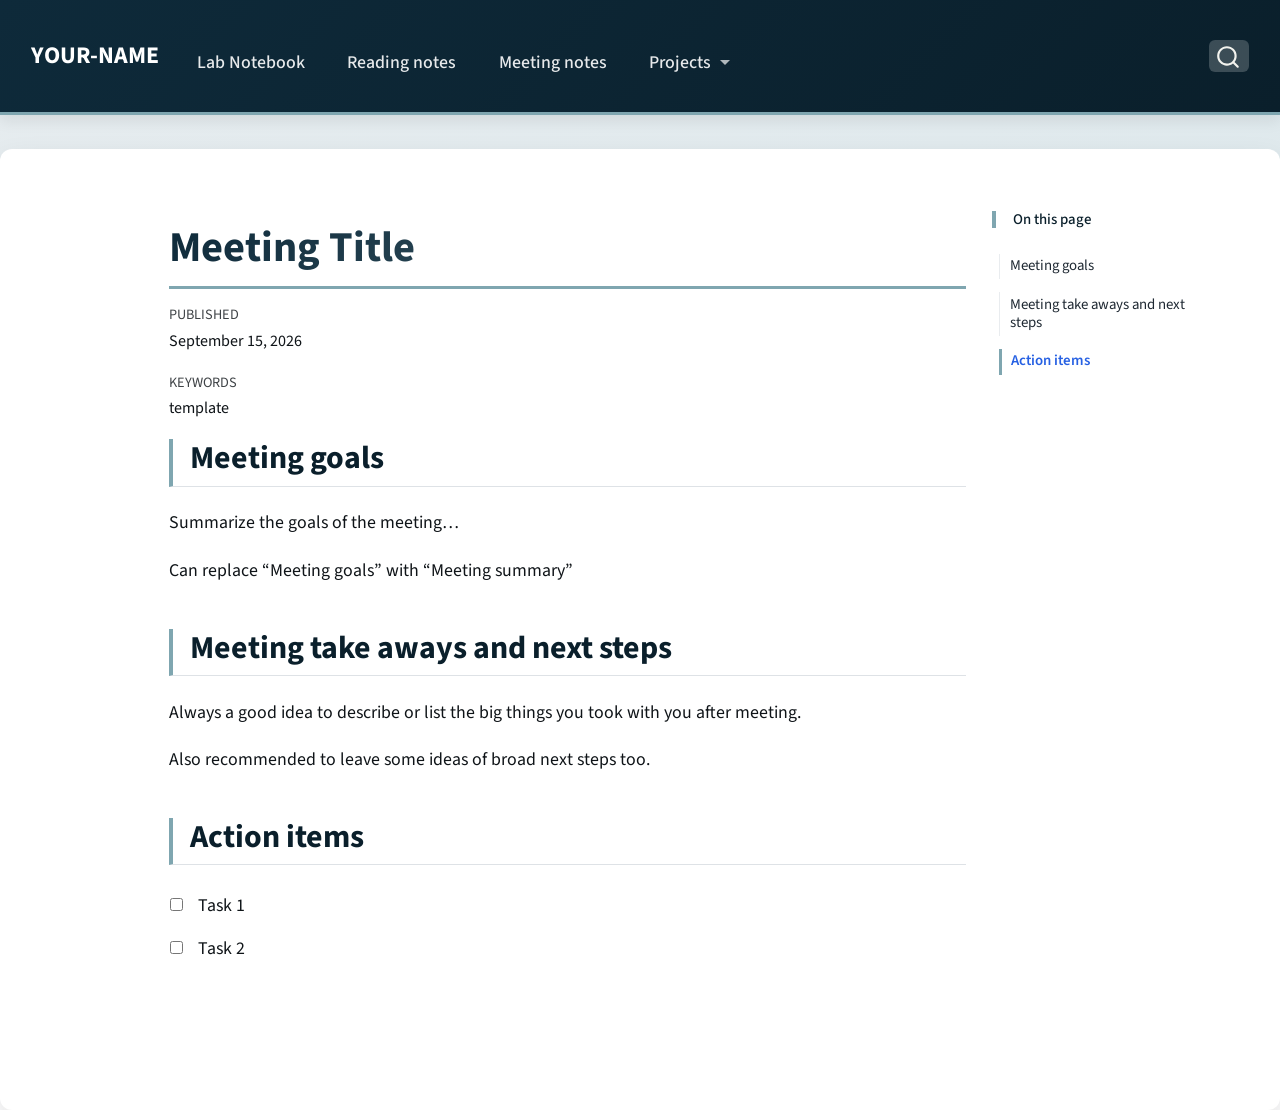
<file: docs/projects/my-project/meeting-notes/meeting-1.html>
<!DOCTYPE html>
<html xmlns="http://www.w3.org/1999/xhtml" lang="en" xml:lang="en"><head>

<meta charset="utf-8">
<meta name="generator" content="quarto-1.8.27">

<meta name="viewport" content="width=device-width, initial-scale=1.0, user-scalable=yes">

<meta name="dcterms.date" content="2026-09-15">
<meta name="keywords" content="template">

<title>Meeting Title – YOUR-NAME</title>
<style>
code{white-space: pre-wrap;}
span.smallcaps{font-variant: small-caps;}
div.columns{display: flex; gap: min(4vw, 1.5em);}
div.column{flex: auto; overflow-x: auto;}
div.hanging-indent{margin-left: 1.5em; text-indent: -1.5em;}
ul.task-list{list-style: none;}
ul.task-list li input[type="checkbox"] {
  width: 0.8em;
  margin: 0 0.8em 0.2em -1em; /* quarto-specific, see https://github.com/quarto-dev/quarto-cli/issues/4556 */ 
  vertical-align: middle;
}
</style>


<script src="../../../site_libs/quarto-nav/quarto-nav.js"></script>
<script src="../../../site_libs/quarto-nav/headroom.min.js"></script>
<script src="../../../site_libs/clipboard/clipboard.min.js"></script>
<script src="../../../site_libs/quarto-search/autocomplete.umd.js"></script>
<script src="../../../site_libs/quarto-search/fuse.min.js"></script>
<script src="../../../site_libs/quarto-search/quarto-search.js"></script>
<meta name="quarto:offset" content="../../../">
<script src="../../../site_libs/quarto-html/quarto.js" type="module"></script>
<script src="../../../site_libs/quarto-html/tabsets/tabsets.js" type="module"></script>
<script src="../../../site_libs/quarto-html/axe/axe-check.js" type="module"></script>
<script src="../../../site_libs/quarto-html/popper.min.js"></script>
<script src="../../../site_libs/quarto-html/tippy.umd.min.js"></script>
<script src="../../../site_libs/quarto-html/anchor.min.js"></script>
<link href="../../../site_libs/quarto-html/tippy.css" rel="stylesheet">
<link href="../../../site_libs/quarto-html/quarto-syntax-highlighting-8b4baf804e461d9b72633f0de59a0cac.css" rel="stylesheet" id="quarto-text-highlighting-styles">
<script src="../../../site_libs/bootstrap/bootstrap.min.js"></script>
<link href="../../../site_libs/bootstrap/bootstrap-icons.css" rel="stylesheet">
<link href="../../../site_libs/bootstrap/bootstrap-7ea91a17b9975586b5756263c311978e.min.css" rel="stylesheet" append-hash="true" id="quarto-bootstrap" data-mode="light">
<script id="quarto-search-options" type="application/json">{
  "location": "navbar",
  "copy-button": false,
  "collapse-after": 3,
  "panel-placement": "end",
  "type": "overlay",
  "limit": 50,
  "keyboard-shortcut": [
    "f",
    "/",
    "s"
  ],
  "show-item-context": false,
  "language": {
    "search-no-results-text": "No results",
    "search-matching-documents-text": "matching documents",
    "search-copy-link-title": "Copy link to search",
    "search-hide-matches-text": "Hide additional matches",
    "search-more-match-text": "more match in this document",
    "search-more-matches-text": "more matches in this document",
    "search-clear-button-title": "Clear",
    "search-text-placeholder": "",
    "search-detached-cancel-button-title": "Cancel",
    "search-submit-button-title": "Submit",
    "search-label": "Search"
  }
}</script>


<link rel="stylesheet" href="../../../styles.css">
</head>

<body class="nav-fixed quarto-light">

<div id="quarto-search-results"></div>
  <header id="quarto-header" class="headroom fixed-top">
    <nav class="navbar navbar-expand-lg " data-bs-theme="dark">
      <div class="navbar-container container-fluid">
      <div class="navbar-brand-container mx-auto">
    <a class="navbar-brand" href="../../../index.html">
    <span class="navbar-title">YOUR-NAME</span>
    </a>
  </div>
            <div id="quarto-search" class="" title="Search"></div>
          <button class="navbar-toggler" type="button" data-bs-toggle="collapse" data-bs-target="#navbarCollapse" aria-controls="navbarCollapse" role="menu" aria-expanded="false" aria-label="Toggle navigation" onclick="if (window.quartoToggleHeadroom) { window.quartoToggleHeadroom(); }">
  <span class="navbar-toggler-icon"></span>
</button>
          <div class="collapse navbar-collapse" id="navbarCollapse">
            <ul class="navbar-nav navbar-nav-scroll me-auto">
  <li class="nav-item">
    <a class="nav-link" href="../../../lab-notebook/index.html"> 
<span class="menu-text">Lab Notebook</span></a>
  </li>  
  <li class="nav-item">
    <a class="nav-link" href="../../../reading-notes/index.html"> 
<span class="menu-text">Reading notes</span></a>
  </li>  
  <li class="nav-item">
    <a class="nav-link" href="../../../meetings.html"> 
<span class="menu-text">Meeting notes</span></a>
  </li>  
  <li class="nav-item dropdown ">
    <a class="nav-link dropdown-toggle" href="#" id="nav-menu-projects" role="link" data-bs-toggle="dropdown" aria-expanded="false">
 <span class="menu-text">Projects</span>
    </a>
    <ul class="dropdown-menu" aria-labelledby="nav-menu-projects">    
        <li>
    <a class="dropdown-item" href="../../../projects/my-project/index.html">
 <span class="dropdown-text">my-project</span></a>
  </li>  
    </ul>
  </li>
</ul>
          </div> <!-- /navcollapse -->
            <div class="quarto-navbar-tools">
</div>
      </div> <!-- /container-fluid -->
    </nav>
</header>
<!-- content -->
<div id="quarto-content" class="quarto-container page-columns page-rows-contents page-layout-article page-navbar">
<!-- sidebar -->
<!-- margin-sidebar -->
    <div id="quarto-margin-sidebar" class="sidebar margin-sidebar">
        <nav id="TOC" role="doc-toc" class="toc-active">
    <h2 id="toc-title">On this page</h2>
   
  <ul>
  <li><a href="#meeting-goals" id="toc-meeting-goals" class="nav-link active" data-scroll-target="#meeting-goals">Meeting goals</a></li>
  <li><a href="#meeting-take-aways-and-next-steps" id="toc-meeting-take-aways-and-next-steps" class="nav-link" data-scroll-target="#meeting-take-aways-and-next-steps">Meeting take aways and next steps</a></li>
  <li><a href="#action-items" id="toc-action-items" class="nav-link" data-scroll-target="#action-items">Action items</a></li>
  </ul>
</nav>
    </div>
<!-- main -->
<main class="content" id="quarto-document-content">

<header id="title-block-header" class="quarto-title-block default">
<div class="quarto-title">
<h1 class="title">Meeting Title</h1>
</div>



<div class="quarto-title-meta">

    
    <div>
    <div class="quarto-title-meta-heading">Published</div>
    <div class="quarto-title-meta-contents">
      <p class="date">September 15, 2026</p>
    </div>
  </div>
  
    
  </div>
  

<div>
  <div class="keywords">
    <div class="block-title">Keywords</div>
    <p>template</p>
  </div>
</div>

</header>


<section id="meeting-goals" class="level2">
<h2 class="anchored" data-anchor-id="meeting-goals">Meeting goals</h2>
<p>Summarize the goals of the meeting…</p>
<p>Can replace “Meeting goals” with “Meeting summary”</p>
</section>
<section id="meeting-take-aways-and-next-steps" class="level2">
<h2 class="anchored" data-anchor-id="meeting-take-aways-and-next-steps">Meeting take aways and next steps</h2>
<p>Always a good idea to describe or list the big things you took with you after meeting.</p>
<p>Also recommended to leave some ideas of broad next steps too.</p>
</section>
<section id="action-items" class="level2">
<h2 class="anchored" data-anchor-id="action-items">Action items</h2>
<ul class="task-list">
<li><label><input type="checkbox">Task 1</label></li>
<li><label><input type="checkbox">Task 2</label></li>
</ul>


</section>

</main> <!-- /main -->
<script id="quarto-html-after-body" type="application/javascript">
  window.document.addEventListener("DOMContentLoaded", function (event) {
    const icon = "";
    const anchorJS = new window.AnchorJS();
    anchorJS.options = {
      placement: 'right',
      icon: icon
    };
    anchorJS.add('.anchored');
    const isCodeAnnotation = (el) => {
      for (const clz of el.classList) {
        if (clz.startsWith('code-annotation-')) {                     
          return true;
        }
      }
      return false;
    }
    const onCopySuccess = function(e) {
      // button target
      const button = e.trigger;
      // don't keep focus
      button.blur();
      // flash "checked"
      button.classList.add('code-copy-button-checked');
      var currentTitle = button.getAttribute("title");
      button.setAttribute("title", "Copied!");
      let tooltip;
      if (window.bootstrap) {
        button.setAttribute("data-bs-toggle", "tooltip");
        button.setAttribute("data-bs-placement", "left");
        button.setAttribute("data-bs-title", "Copied!");
        tooltip = new bootstrap.Tooltip(button, 
          { trigger: "manual", 
            customClass: "code-copy-button-tooltip",
            offset: [0, -8]});
        tooltip.show();    
      }
      setTimeout(function() {
        if (tooltip) {
          tooltip.hide();
          button.removeAttribute("data-bs-title");
          button.removeAttribute("data-bs-toggle");
          button.removeAttribute("data-bs-placement");
        }
        button.setAttribute("title", currentTitle);
        button.classList.remove('code-copy-button-checked');
      }, 1000);
      // clear code selection
      e.clearSelection();
    }
    const getTextToCopy = function(trigger) {
      const outerScaffold = trigger.parentElement.cloneNode(true);
      const codeEl = outerScaffold.querySelector('code');
      for (const childEl of codeEl.children) {
        if (isCodeAnnotation(childEl)) {
          childEl.remove();
        }
      }
      return codeEl.innerText;
    }
    const clipboard = new window.ClipboardJS('.code-copy-button:not([data-in-quarto-modal])', {
      text: getTextToCopy
    });
    clipboard.on('success', onCopySuccess);
    if (window.document.getElementById('quarto-embedded-source-code-modal')) {
      const clipboardModal = new window.ClipboardJS('.code-copy-button[data-in-quarto-modal]', {
        text: getTextToCopy,
        container: window.document.getElementById('quarto-embedded-source-code-modal')
      });
      clipboardModal.on('success', onCopySuccess);
    }
      var localhostRegex = new RegExp(/^(?:http|https):\/\/localhost\:?[0-9]*\//);
      var mailtoRegex = new RegExp(/^mailto:/);
        var filterRegex = new RegExp('/' + window.location.host + '/');
      var isInternal = (href) => {
          return filterRegex.test(href) || localhostRegex.test(href) || mailtoRegex.test(href);
      }
      // Inspect non-navigation links and adorn them if external
     var links = window.document.querySelectorAll('a[href]:not(.nav-link):not(.navbar-brand):not(.toc-action):not(.sidebar-link):not(.sidebar-item-toggle):not(.pagination-link):not(.no-external):not([aria-hidden]):not(.dropdown-item):not(.quarto-navigation-tool):not(.about-link)');
      for (var i=0; i<links.length; i++) {
        const link = links[i];
        if (!isInternal(link.href)) {
          // undo the damage that might have been done by quarto-nav.js in the case of
          // links that we want to consider external
          if (link.dataset.originalHref !== undefined) {
            link.href = link.dataset.originalHref;
          }
        }
      }
    function tippyHover(el, contentFn, onTriggerFn, onUntriggerFn) {
      const config = {
        allowHTML: true,
        maxWidth: 500,
        delay: 100,
        arrow: false,
        appendTo: function(el) {
            return el.parentElement;
        },
        interactive: true,
        interactiveBorder: 10,
        theme: 'quarto',
        placement: 'bottom-start',
      };
      if (contentFn) {
        config.content = contentFn;
      }
      if (onTriggerFn) {
        config.onTrigger = onTriggerFn;
      }
      if (onUntriggerFn) {
        config.onUntrigger = onUntriggerFn;
      }
      window.tippy(el, config); 
    }
    const noterefs = window.document.querySelectorAll('a[role="doc-noteref"]');
    for (var i=0; i<noterefs.length; i++) {
      const ref = noterefs[i];
      tippyHover(ref, function() {
        // use id or data attribute instead here
        let href = ref.getAttribute('data-footnote-href') || ref.getAttribute('href');
        try { href = new URL(href).hash; } catch {}
        const id = href.replace(/^#\/?/, "");
        const note = window.document.getElementById(id);
        if (note) {
          return note.innerHTML;
        } else {
          return "";
        }
      });
    }
    const xrefs = window.document.querySelectorAll('a.quarto-xref');
    const processXRef = (id, note) => {
      // Strip column container classes
      const stripColumnClz = (el) => {
        el.classList.remove("page-full", "page-columns");
        if (el.children) {
          for (const child of el.children) {
            stripColumnClz(child);
          }
        }
      }
      stripColumnClz(note)
      if (id === null || id.startsWith('sec-')) {
        // Special case sections, only their first couple elements
        const container = document.createElement("div");
        if (note.children && note.children.length > 2) {
          container.appendChild(note.children[0].cloneNode(true));
          for (let i = 1; i < note.children.length; i++) {
            const child = note.children[i];
            if (child.tagName === "P" && child.innerText === "") {
              continue;
            } else {
              container.appendChild(child.cloneNode(true));
              break;
            }
          }
          if (window.Quarto?.typesetMath) {
            window.Quarto.typesetMath(container);
          }
          return container.innerHTML
        } else {
          if (window.Quarto?.typesetMath) {
            window.Quarto.typesetMath(note);
          }
          return note.innerHTML;
        }
      } else {
        // Remove any anchor links if they are present
        const anchorLink = note.querySelector('a.anchorjs-link');
        if (anchorLink) {
          anchorLink.remove();
        }
        if (window.Quarto?.typesetMath) {
          window.Quarto.typesetMath(note);
        }
        if (note.classList.contains("callout")) {
          return note.outerHTML;
        } else {
          return note.innerHTML;
        }
      }
    }
    for (var i=0; i<xrefs.length; i++) {
      const xref = xrefs[i];
      tippyHover(xref, undefined, function(instance) {
        instance.disable();
        let url = xref.getAttribute('href');
        let hash = undefined; 
        if (url.startsWith('#')) {
          hash = url;
        } else {
          try { hash = new URL(url).hash; } catch {}
        }
        if (hash) {
          const id = hash.replace(/^#\/?/, "");
          const note = window.document.getElementById(id);
          if (note !== null) {
            try {
              const html = processXRef(id, note.cloneNode(true));
              instance.setContent(html);
            } finally {
              instance.enable();
              instance.show();
            }
          } else {
            // See if we can fetch this
            fetch(url.split('#')[0])
            .then(res => res.text())
            .then(html => {
              const parser = new DOMParser();
              const htmlDoc = parser.parseFromString(html, "text/html");
              const note = htmlDoc.getElementById(id);
              if (note !== null) {
                const html = processXRef(id, note);
                instance.setContent(html);
              } 
            }).finally(() => {
              instance.enable();
              instance.show();
            });
          }
        } else {
          // See if we can fetch a full url (with no hash to target)
          // This is a special case and we should probably do some content thinning / targeting
          fetch(url)
          .then(res => res.text())
          .then(html => {
            const parser = new DOMParser();
            const htmlDoc = parser.parseFromString(html, "text/html");
            const note = htmlDoc.querySelector('main.content');
            if (note !== null) {
              // This should only happen for chapter cross references
              // (since there is no id in the URL)
              // remove the first header
              if (note.children.length > 0 && note.children[0].tagName === "HEADER") {
                note.children[0].remove();
              }
              const html = processXRef(null, note);
              instance.setContent(html);
            } 
          }).finally(() => {
            instance.enable();
            instance.show();
          });
        }
      }, function(instance) {
      });
    }
        let selectedAnnoteEl;
        const selectorForAnnotation = ( cell, annotation) => {
          let cellAttr = 'data-code-cell="' + cell + '"';
          let lineAttr = 'data-code-annotation="' +  annotation + '"';
          const selector = 'span[' + cellAttr + '][' + lineAttr + ']';
          return selector;
        }
        const selectCodeLines = (annoteEl) => {
          const doc = window.document;
          const targetCell = annoteEl.getAttribute("data-target-cell");
          const targetAnnotation = annoteEl.getAttribute("data-target-annotation");
          const annoteSpan = window.document.querySelector(selectorForAnnotation(targetCell, targetAnnotation));
          const lines = annoteSpan.getAttribute("data-code-lines").split(",");
          const lineIds = lines.map((line) => {
            return targetCell + "-" + line;
          })
          let top = null;
          let height = null;
          let parent = null;
          if (lineIds.length > 0) {
              //compute the position of the single el (top and bottom and make a div)
              const el = window.document.getElementById(lineIds[0]);
              top = el.offsetTop;
              height = el.offsetHeight;
              parent = el.parentElement.parentElement;
            if (lineIds.length > 1) {
              const lastEl = window.document.getElementById(lineIds[lineIds.length - 1]);
              const bottom = lastEl.offsetTop + lastEl.offsetHeight;
              height = bottom - top;
            }
            if (top !== null && height !== null && parent !== null) {
              // cook up a div (if necessary) and position it 
              let div = window.document.getElementById("code-annotation-line-highlight");
              if (div === null) {
                div = window.document.createElement("div");
                div.setAttribute("id", "code-annotation-line-highlight");
                div.style.position = 'absolute';
                parent.appendChild(div);
              }
              div.style.top = top - 2 + "px";
              div.style.height = height + 4 + "px";
              div.style.left = 0;
              let gutterDiv = window.document.getElementById("code-annotation-line-highlight-gutter");
              if (gutterDiv === null) {
                gutterDiv = window.document.createElement("div");
                gutterDiv.setAttribute("id", "code-annotation-line-highlight-gutter");
                gutterDiv.style.position = 'absolute';
                const codeCell = window.document.getElementById(targetCell);
                const gutter = codeCell.querySelector('.code-annotation-gutter');
                gutter.appendChild(gutterDiv);
              }
              gutterDiv.style.top = top - 2 + "px";
              gutterDiv.style.height = height + 4 + "px";
            }
            selectedAnnoteEl = annoteEl;
          }
        };
        const unselectCodeLines = () => {
          const elementsIds = ["code-annotation-line-highlight", "code-annotation-line-highlight-gutter"];
          elementsIds.forEach((elId) => {
            const div = window.document.getElementById(elId);
            if (div) {
              div.remove();
            }
          });
          selectedAnnoteEl = undefined;
        };
          // Handle positioning of the toggle
      window.addEventListener(
        "resize",
        throttle(() => {
          elRect = undefined;
          if (selectedAnnoteEl) {
            selectCodeLines(selectedAnnoteEl);
          }
        }, 10)
      );
      function throttle(fn, ms) {
      let throttle = false;
      let timer;
        return (...args) => {
          if(!throttle) { // first call gets through
              fn.apply(this, args);
              throttle = true;
          } else { // all the others get throttled
              if(timer) clearTimeout(timer); // cancel #2
              timer = setTimeout(() => {
                fn.apply(this, args);
                timer = throttle = false;
              }, ms);
          }
        };
      }
        // Attach click handler to the DT
        const annoteDls = window.document.querySelectorAll('dt[data-target-cell]');
        for (const annoteDlNode of annoteDls) {
          annoteDlNode.addEventListener('click', (event) => {
            const clickedEl = event.target;
            if (clickedEl !== selectedAnnoteEl) {
              unselectCodeLines();
              const activeEl = window.document.querySelector('dt[data-target-cell].code-annotation-active');
              if (activeEl) {
                activeEl.classList.remove('code-annotation-active');
              }
              selectCodeLines(clickedEl);
              clickedEl.classList.add('code-annotation-active');
            } else {
              // Unselect the line
              unselectCodeLines();
              clickedEl.classList.remove('code-annotation-active');
            }
          });
        }
    const findCites = (el) => {
      const parentEl = el.parentElement;
      if (parentEl) {
        const cites = parentEl.dataset.cites;
        if (cites) {
          return {
            el,
            cites: cites.split(' ')
          };
        } else {
          return findCites(el.parentElement)
        }
      } else {
        return undefined;
      }
    };
    var bibliorefs = window.document.querySelectorAll('a[role="doc-biblioref"]');
    for (var i=0; i<bibliorefs.length; i++) {
      const ref = bibliorefs[i];
      const citeInfo = findCites(ref);
      if (citeInfo) {
        tippyHover(citeInfo.el, function() {
          var popup = window.document.createElement('div');
          citeInfo.cites.forEach(function(cite) {
            var citeDiv = window.document.createElement('div');
            citeDiv.classList.add('hanging-indent');
            citeDiv.classList.add('csl-entry');
            var biblioDiv = window.document.getElementById('ref-' + cite);
            if (biblioDiv) {
              citeDiv.innerHTML = biblioDiv.innerHTML;
            }
            popup.appendChild(citeDiv);
          });
          return popup.innerHTML;
        });
      }
    }
  });
  </script>
</div> <!-- /content -->




</body></html>
</file>
<file: docs/site_libs/quarto-html/tippy.css>
.tippy-box[data-animation=fade][data-state=hidden]{opacity:0}[data-tippy-root]{max-width:calc(100vw - 10px)}.tippy-box{position:relative;background-color:#333;color:#fff;border-radius:4px;font-size:14px;line-height:1.4;white-space:normal;outline:0;transition-property:transform,visibility,opacity}.tippy-box[data-placement^=top]>.tippy-arrow{bottom:0}.tippy-box[data-placement^=top]>.tippy-arrow:before{bottom:-7px;left:0;border-width:8px 8px 0;border-top-color:initial;transform-origin:center top}.tippy-box[data-placement^=bottom]>.tippy-arrow{top:0}.tippy-box[data-placement^=bottom]>.tippy-arrow:before{top:-7px;left:0;border-width:0 8px 8px;border-bottom-color:initial;transform-origin:center bottom}.tippy-box[data-placement^=left]>.tippy-arrow{right:0}.tippy-box[data-placement^=left]>.tippy-arrow:before{border-width:8px 0 8px 8px;border-left-color:initial;right:-7px;transform-origin:center left}.tippy-box[data-placement^=right]>.tippy-arrow{left:0}.tippy-box[data-placement^=right]>.tippy-arrow:before{left:-7px;border-width:8px 8px 8px 0;border-right-color:initial;transform-origin:center right}.tippy-box[data-inertia][data-state=visible]{transition-timing-function:cubic-bezier(.54,1.5,.38,1.11)}.tippy-arrow{width:16px;height:16px;color:#333}.tippy-arrow:before{content:"";position:absolute;border-color:transparent;border-style:solid}.tippy-content{position:relative;padding:5px 9px;z-index:1}
</file>
<file: docs/site_libs/quarto-html/quarto-syntax-highlighting-8b4baf804e461d9b72633f0de59a0cac.css>
/* quarto syntax highlight colors */
:root {
  --quarto-hl-al-color: #ff5555;
  --quarto-hl-an-color: #6a737d;
  --quarto-hl-at-color: #d73a49;
  --quarto-hl-bn-color: #005cc5;
  --quarto-hl-bu-color: #d73a49;
  --quarto-hl-ch-color: #032f62;
  --quarto-hl-co-color: #6a737d;
  --quarto-hl-cv-color: #6a737d;
  --quarto-hl-cn-color: #005cc5;
  --quarto-hl-cf-color: #d73a49;
  --quarto-hl-dt-color: #d73a49;
  --quarto-hl-dv-color: #005cc5;
  --quarto-hl-do-color: #6a737d;
  --quarto-hl-er-color: #ff5555;
  --quarto-hl-ex-color: #d73a49;
  --quarto-hl-fl-color: #005cc5;
  --quarto-hl-fu-color: #6f42c1;
  --quarto-hl-im-color: #032f62;
  --quarto-hl-in-color: #6a737d;
  --quarto-hl-kw-color: #d73a49;
  --quarto-hl-op-color: #24292e;
  --quarto-hl-pp-color: #d73a49;
  --quarto-hl-re-color: #6a737d;
  --quarto-hl-sc-color: #005cc5;
  --quarto-hl-ss-color: #032f62;
  --quarto-hl-st-color: #032f62;
  --quarto-hl-va-color: #e36209;
  --quarto-hl-vs-color: #032f62;
  --quarto-hl-wa-color: #ff5555;
}

/* other quarto variables */
:root {
  --quarto-font-monospace: SFMono-Regular, Menlo, Monaco, Consolas, "Liberation Mono", "Courier New", monospace;
}

/* syntax highlight based on Pandoc's rules */
pre > code.sourceCode > span {
  color: #24292e;
}

code.sourceCode > span {
  color: #24292e;
}

div.sourceCode,
div.sourceCode pre.sourceCode {
  color: #24292e;
}

/* Normal */
code span {
  color: #24292e;
}

/* Alert */
code span.al {
  font-weight: bold;
  color: #ff5555;
}

/* Annotation */
code span.an {
  color: #6a737d;
}

/* Attribute */
code span.at {
  color: #d73a49;
}

/* BaseN */
code span.bn {
  color: #005cc5;
}

/* BuiltIn */
code span.bu {
  color: #d73a49;
}

/* ControlFlow */
code span.cf {
  color: #d73a49;
}

/* Char */
code span.ch {
  color: #032f62;
}

/* Constant */
code span.cn {
  color: #005cc5;
}

/* Comment */
code span.co {
  color: #6a737d;
}

/* CommentVar */
code span.cv {
  color: #6a737d;
}

/* Documentation */
code span.do {
  color: #6a737d;
}

/* DataType */
code span.dt {
  color: #d73a49;
}

/* DecVal */
code span.dv {
  color: #005cc5;
}

/* Error */
code span.er {
  color: #ff5555;
  text-decoration: underline;
}

/* Extension */
code span.ex {
  font-weight: bold;
  color: #d73a49;
}

/* Float */
code span.fl {
  color: #005cc5;
}

/* Function */
code span.fu {
  color: #6f42c1;
}

/* Import */
code span.im {
  color: #032f62;
}

/* Information */
code span.in {
  color: #6a737d;
}

/* Keyword */
code span.kw {
  color: #d73a49;
}

/* Operator */
code span.op {
  color: #24292e;
}

/* Preprocessor */
code span.pp {
  color: #d73a49;
}

/* RegionMarker */
code span.re {
  color: #6a737d;
}

/* SpecialChar */
code span.sc {
  color: #005cc5;
}

/* SpecialString */
code span.ss {
  color: #032f62;
}

/* String */
code span.st {
  color: #032f62;
}

/* Variable */
code span.va {
  color: #e36209;
}

/* VerbatimString */
code span.vs {
  color: #032f62;
}

/* Warning */
code span.wa {
  color: #ff5555;
}

.prevent-inlining {
  content: "</";
}

/*# sourceMappingURL=d5869c7ef605691dccb382f9093b1d67.css.map */
</file>
<file: docs/styles.css>
/* Custom styles for the website - Professional Design */

/* ============================================
   Color Palette — Deep Ocean
   ============================================ */
:root {
  /* Primary brand colors */
  --primary-color: #0E2A3A;      /* deep ocean blue */
  --primary-dark:  #0A1F2B;      /* darker navy */
  --primary-light: #2F4A5A;      /* slate blue */

  --secondary-color: #4F6D7A;   /* steel blue */
  --accent-color:    #7FA6B0;   /* soft sea-glass blue */

  /* Backgrounds */
  --bg-light:          #FAFBFC; /* paper white */
  --bg-gradient-start:#E6ECEF; /* pale blue-gray */
  --bg-gradient-end:  #DCE8EC; /* subtle ocean mist */

  /* Text */
  --text-dark:   #0F1418;  /* near-black */
  --text-medium: #1F2933;  /* charcoal */
  --text-light:  #4F6D7A;  /* muted steel */

  /* Borders & UI */
  --border-color: #C9D6DC; /* soft blue-gray */

  /* Shadows */
  --shadow-sm: 0 2px 4px rgba(15, 20, 24, 0.04);
  --shadow-md: 0 6px 14px rgba(15, 20, 24, 0.08);
  --shadow-lg: 0 14px 30px rgba(15, 20, 24, 0.12);
}


/* ============================================
   Global Styles
   ============================================ */
body {
  font-size: 1.05rem;
  line-height: 1.7;
  color: var(--text-dark);
  background: linear-gradient(135deg, var(--bg-gradient-start) 0%, var(--bg-gradient-end) 100%);
  background-attachment: fixed;
} 

/* ============================================
   Navigation Bar
   ============================================ */
.navbar {
  background: linear-gradient(135deg, var(--primary-color) 0%, var(--primary-dark) 100%) !important;
  box-shadow: var(--shadow-md);
  padding: 1rem 0;
  border-bottom: 3px solid var(--accent-color);
}

.navbar-brand {
  font-weight: 700;
  font-size: 1.4rem;
  color: white !important;
  transition: transform 0.3s ease;
}

.navbar-brand:hover {
  transform: scale(1.05);
}

.navbar-nav .nav-link {
  color: rgba(255, 255, 255, 0.9) !important;
  font-weight: 500;
  padding: 0.5rem 1rem !important;
  margin: 0 0.25rem;
  border-radius: 6px;
  transition: all 0.3s ease;
}

.navbar-nav .nav-link:hover {
  background-color: rgba(255, 255, 255, 0.15);
  color: white !important;
  transform: translateY(-2px);
}

.navbar-nav .nav-link.active {
  background-color: rgba(255, 255, 255, 0.2);
  color: white !important;
}

/* ============================================
   Main Content Area
   ============================================ */
#quarto-content {
  background-color: white;
  border-radius: 12px;
  box-shadow: var(--shadow-lg);
  padding: 2.5rem;
  margin-top: 2rem;
  margin-bottom: 2rem;
}

/* ============================================
   Headers
   ============================================ */
h1, h2, h3, h4, h5, h6 {
  margin-top: 2rem;
  margin-bottom: 1.25rem;
  font-weight: 700;
  color: var(--text-dark);
}

h1 {
  font-size: 2.5rem;
  background: linear-gradient(135deg, var(--primary-color) 0%, var(--secondary-color) 100%);
  -webkit-background-clip: text;
  -webkit-text-fill-color: transparent;
  background-clip: text;
  border-bottom: 3px solid var(--accent-color);
  padding-bottom: 0.75rem;
  margin-bottom: 1.5rem;
}

h2 {
  font-size: 1.875rem;
  color: var(--primary-dark);
  border-left: 4px solid var(--accent-color);
  padding-left: 1rem;
  margin-top: 2.5rem;
}

h3 {
  font-size: 1.5rem;
  color: var(--text-dark);
}

/* ============================================
   Hero Section (for homepage)
   ============================================ */
.hero-section {
  background: linear-gradient(135deg, var(--primary-color) 0%, var(--secondary-color) 100%);
  color: white;
  padding: 3rem 2rem;
  border-radius: 12px;
  margin-bottom: 2.5rem;
  box-shadow: var(--shadow-lg);
  text-align: center;
}

.hero-section h1 {
  color: white;
  border-bottom: none;
  background: none;
  -webkit-text-fill-color: white;
  margin-bottom: 1rem;
  font-size: 3rem;
}
 
.hero-section p {
  font-size: 1.25rem;
  opacity: 0.95;
  max-width: 800px;
  margin: 0 auto;
}

/* ============================================
   Fix hero image layout
   ============================================ */

.hero-image {
  display: flex !important;
  flex-wrap: nowrap;
  align-items: center;
  gap: 1.5rem;
}

/* Remove vertical margins that force stacking */
.hero-image img {
  margin: 0 !important;
}

/* Make sure Quarto wrappers don’t break flex */
.hero-image > p,
.hero-image > figure {
  margin: 0 !important;
  padding: 0 !important;
  display: flex !important;
  align-items: center;
}

/* Force children to be flex items */
.hero-image > p,
.hero-image > figure {
  flex: 0 0 auto;
}

/* Headshot */
.hero-image .headshot {
  width: 160px;
  max-width: 160px;
  border-radius: 999px;
}

/* Field image larger */
.hero-image .fieldshot {
  max-width: 420px;
  width: 100%;
}

/* ============================================
   Make hero images equal height + spaced
   ============================================ */

.hero-image {
  gap: 2.5rem;   /* more space between images */
}

/* Force both images to the same height */
.hero-image img {
  height: 280px;        /* adjust to taste */
  width: auto;
  object-fit: cover;
}

/* Keep headshot round but now same height */
.hero-image .headshot {
  width: 280px;        /* match height so circle stays round */
  height: 280px;
  max-width: none;
  border-radius: 50%;
}

/* Field photo fills its rectangle */
.hero-image .fieldshot {
  width: 420px;        /* wide landscape feel */
  max-width: none;
  border-radius: 16px;
}

/* ============================================
   Hero images: same height, no headshot cropping
   ============================================ */

.hero-image {
  gap: 3rem;            /* more space between images */
  align-items: center;
}

/* Set a shared height */
.hero-image .headshot,
.hero-image .fieldshot {
  height: 280px;        /* adjust this number */
  margin: 0 !important; /* keep your no-stack fix */
  display: block;
}

/* Headshot: NEVER crop */
.hero-image .headshot {
  width: 280px;         /* keep it square so circle stays true */
  max-width: none;
  object-fit: contain;  /* show whole headshot */
  background: white;    /* prevents transparent corners looking odd */
  padding: 6px;         /* small breathing room */
  border-radius: 50%;
}

/* Fieldshot: crop is OK for landscape framing */
.hero-image .fieldshot {
  width: 460px;         /* give it a nice wide presence */
  max-width: none;
  object-fit: cover;    /* fill the rectangle */
  border-radius: 16px;
}

/* Research page hero images: don't overlap TOC */
.research-hero {
  max-width: 100%;
  flex-wrap: wrap;     /* allow wrap instead of overflow */
  gap: 1.5rem;
}

.research-hero .fieldshot {
  height: 290px;       /* smaller so it fits next to TOC */
  width: auto;
  max-width: 400px;    /* prevents pushing into sidebar */
  object-fit: cover;
}

/* ============================================
   Cards and Sections
   ============================================ */
.card, .content-card {
  background-color: white;
  border-radius: 10px;
  padding: 1.75rem;
  margin-bottom: 1.5rem;
  box-shadow: var(--shadow-md);
  border: 1px solid var(--border-color);
  transition: all 0.3s ease;
}

.card:hover, .content-card:hover {
  box-shadow: var(--shadow-lg);
  transform: translateY(-3px);
}

.section-divider {
  height: 3px;
  background: linear-gradient(90deg, var(--primary-color) 0%, var(--accent-color) 100%);
  border: none;
  margin: 2.5rem 0;
  border-radius: 2px;
}

/* ============================================
   Links and Buttons
   ============================================ */

/* Body links */
a {
  color: var(--accent-color);
  text-decoration: underline;
  text-decoration-thickness: 2px;
  text-underline-offset: 3px;
  transition: color 0.2s ease, text-decoration-thickness 0.2s ease;
}

a:hover {
  color: var(--primary-light);
  text-decoration-thickness: 3px;
}

/* Navigation links stay clean */
.navbar a,
.navbar a:hover {
  text-decoration: none;
}


/* ============================================
   Lists
   ============================================ */
ul, ol {
  margin: 1.5rem 0;
  padding-left: 2rem;
}

li {
  margin-bottom: 0.75rem;
  line-height: 1.7;
}

ul li::marker {
  color: var(--accent-color);
  font-weight: bold;
}

/* Quick links special styling */
.quick-links li {
  background-color: var(--bg-light);
  padding: 0.75rem 1rem;
  margin-bottom: 0.75rem;
  border-radius: 8px;
  border-left: 4px solid var(--accent-color);
  transition: all 0.2s ease;
  list-style: none;
}

.quick-links li:hover {
  background-color: var(--bg-gradient-start);
  transform: translateX(5px);
  box-shadow: var(--shadow-sm);
}

.quick-links li::before {
  content: "→";
  color: var(--accent-color);
  font-weight: bold;
  margin-right: 0.75rem;
}

/* ============================================
   Code Blocks
   ============================================ */
pre {
  background-color: #1e293b;
  color: #e2e8f0;
  border-radius: 8px;
  padding: 1.5rem;
  border-left: 4px solid var(--accent-color);
  box-shadow: var(--shadow-sm);
  overflow-x: auto;
}

code {
  background-color: var(--bg-light);
  color: var(--primary-dark);
  padding: 0.2rem 0.5rem;
  border-radius: 4px;
  font-size: 0.9em;
}

pre code {
  background-color: transparent;
  color: inherit;
  padding: 0;
}

/* ============================================
   Blockquotes
   ============================================ */
blockquote {
  background-color: var(--bg-light);
  border-left: 5px solid var(--accent-color);
  padding: 1.25rem 1.5rem;
  margin: 1.5rem 0;
  border-radius: 0 8px 8px 0;
  color: var(--text-medium);
  font-style: italic;
  box-shadow: var(--shadow-sm);
}

/* ============================================
   Tables
   ============================================ */
table {
  margin: 2rem 0;
  border-collapse: collapse;
  width: 100%;
  box-shadow: var(--shadow-sm);
  border-radius: 8px;
  overflow: hidden;
}

thead {
  background: linear-gradient(135deg, var(--primary-color) 0%, var(--primary-dark) 100%);
  color: white;
}

thead th {
  padding: 1rem;
  font-weight: 600;
  text-align: left;
}

tbody tr {
  border-bottom: 1px solid var(--border-color);
  transition: background-color 0.2s ease;
}

tbody tr:hover {
  background-color: var(--bg-light);
}

tbody td {
  padding: 0.875rem 1rem;
}

tbody tr:last-child {
  border-bottom: none;
}

/* ============================================
   Images
   ============================================ */
img {
  max-width: 100%;
  height: auto;
  border-radius: 10px;
  margin: 1.5rem 0;
  box-shadow: var(--shadow-md);
  transition: transform 0.3s ease;
}

img:hover {
  transform: scale(1.02);
  box-shadow: var(--shadow-lg);
}

/* ============================================
   Lab Notebook Listing
   ============================================ */
.quarto-listing {
  margin-top: 2rem;
}

.quarto-listing-category {
  background-color: var(--accent-color);
  color: white;
  padding: 0.375rem 0.75rem;
  border-radius: 20px;
  font-size: 0.875rem;
  margin-right: 0.5rem;
  margin-bottom: 0.5rem;
  display: inline-block;
  transition: all 0.2s ease;
}

.quarto-listing-category:hover {
  background-color: var(--secondary-color);
  transform: scale(1.05);
}

.listing-item {
  background-color: white;
  padding: 1.5rem;
  margin-bottom: 1.25rem;
  border-radius: 10px;
  border-left: 4px solid var(--accent-color);
  box-shadow: var(--shadow-sm);
  transition: all 0.3s ease;
}

.listing-item:hover {
  box-shadow: var(--shadow-md);
  transform: translateX(5px);
}

/* ============================================
   Footer
   ============================================ */
.nav-footer {
  background: linear-gradient(135deg, var(--text-dark) 0%, var(--text-medium) 100%);
  color: white;
  margin-top: 4rem;
  padding: 2rem 0;
  border-top: 3px solid var(--accent-color);
  box-shadow: 0 -4px 6px -1px rgba(0, 0, 0, 0.1);
}

.nav-footer a {
  color: rgba(255, 255, 255, 0.9);
  transition: color 0.2s ease;
}

.nav-footer a:hover {
  color: white;
  text-decoration: none;
}

/* ============================================
   Task Lists
   ============================================ */
.task-list-item {
  list-style-type: none;
  background-color: var(--bg-light);
  padding: 0.5rem;
  margin-bottom: 0.5rem;
  border-radius: 6px;
  transition: background-color 0.2s ease;
}

.task-list-item:hover {
  background-color: var(--bg-gradient-start);
}

.task-list-item input[type="checkbox"] {
  margin-right: 0.75rem;
  width: 1.25rem;
  height: 1.25rem;
  cursor: pointer;
}

/* ============================================
   Table of Contents
   ============================================ */
#quarto-margin-sidebar .toc-actions,
#quarto-margin-sidebar nav[role="navigation"] {
  background-color: white;
  padding: 1.25rem;
  border-radius: 10px;
  box-shadow: var(--shadow-md);
  border: 1px solid var(--border-color);
}

#TOC a {
  color: var(--text-medium);
  transition: all 0.2s ease;
}

#TOC a:hover {
  color: var(--primary-color);
  padding-left: 0.5rem;
}

#TOC .active {
  color: var(--primary-color);
  font-weight: 600;
  border-left: 3px solid var(--accent-color);
  padding-left: 0.5rem;
}

/* ============================================
   Search
   ============================================ */
#quarto-search {
  background-color: rgba(255, 255, 255, 0.2);
  border-radius: 6px;
  transition: all 0.3s ease;
}

#quarto-search:hover {
  background-color: rgba(255, 255, 255, 0.3);
}

/* ============================================
   Responsive Design
   ============================================ */
@media (max-width: 768px) {
  #quarto-content {
    padding: 1.5rem;
  }
  
  h1 {
    font-size: 2rem;
  }
  
  .hero-section h1 {
    font-size: 2.25rem;
  }
  
  .hero-section {
    padding: 2rem 1.5rem;
  }
}

/* ============================================
   Animations
   ============================================ */
@keyframes fadeIn {
  from {
    opacity: 0;
    transform: translateY(20px);
  }
  to {
    opacity: 1;
    transform: translateY(0);
  }
}

#quarto-content > * {
  animation: fadeIn 0.6s ease-out;
}

/* ============================================
   Utility Classes
   ============================================ */
.text-center {
  text-align: center;
}

.mt-4 {
  margin-top: 2rem;
}

.mb-4 {
  margin-bottom: 2rem;
}

.highlight-box {
  background: linear-gradient(135deg, var(--bg-gradient-start) 0%, var(--bg-light) 100%);
  border-left: 4px solid var(--accent-color);
  padding: 1.5rem;
  border-radius: 8px;
  margin: 1.5rem 0;
  box-shadow: var(--shadow-sm);
}

/* ============================================
   Restore bold text styling
   ============================================ */

strong, b {
  font-weight: 700;
  color: var(--text-dark);
}

/* Optional: subtle emphasis boost */
strong {
  letter-spacing: 0.02em;
}

/* ============================================
   Research theme badge grid (4 across)
   ============================================ */

.theme-grid {
  display: grid;
  grid-template-columns: repeat(2, 1fr);  /* 2 columns */
  grid-template-rows: repeat(2, auto);   /* 2 rows */
  gap: 2rem;
  margin: 2rem 0 3rem 0;
}

.theme-card {
  background: white;
  border: 1px solid var(--border-color);
  border-radius: 12px;
  padding: 1rem;
  box-shadow: var(--shadow-md);
  transition: transform 0.2s ease, box-shadow 0.2s ease;
}

.theme-card:hover {
  transform: translateY(-3px);
  box-shadow: var(--shadow-lg);
}

/* Image badge */
.theme-card img {
  width: 100%;
  height: 170px;
  object-fit: cover;
  border-radius: 10px;
  margin: 0 0 0.75rem 0 !important;
}

/* Title styling */
.theme-card h3 {
  margin: 0.25rem 0 0.5rem 0;
  font-size: 1.1rem;
}

/* Make link titles look like titles (not regular text) */
.theme-card a {
  text-decoration: none;
}
.theme-card a:hover {
  text-decoration: underline;
}

/* Responsive: 2 across then 1 across */
@media (max-width: 1100px) {
  .theme-grid { grid-template-columns: repeat(2, 1fr); }
}
@media (max-width: 650px) {
  .theme-grid { grid-template-columns: 1fr; }
}

/* ============================================
   Mobile fixes (do not affect desktop)
   ============================================ */
@media (max-width: 768px) {

  /* Prevent horizontal scrolling */
  html, body {
    overflow-x: hidden;
  }

  /* iOS Safari performance + layout issues */
  body {
    background-attachment: scroll;
  }

  /* Main content: tighter padding on phones */
  #quarto-content {
    padding: 1.1rem;
    margin-top: 1rem;
    margin-bottom: 1rem;
    border-radius: 10px;
  }

  /* Headings scale down */
  h1 {
    font-size: 1.9rem;
  }
  h2 {
    font-size: 1.5rem;
    margin-top: 1.75rem;
  }
  h3 {
    font-size: 1.25rem;
  }

  /* Cards: reduce padding */
  .card, .content-card {
    padding: 1.1rem;
  }

  /* HERO: reduce padding */
  .hero-section {
    padding: 1.6rem 1.1rem;
  }
  .hero-section h1 {
    font-size: 2.1rem;
  }

  /* Images: reduce margins so they don't push content oddly */
  img {
    margin: 1rem 0;
  }

  /* Tables: force horizontal scroll instead of page overflow */
  .table-responsive,
  table {
    display: block;
    width: 100%;
    overflow-x: auto;
    -webkit-overflow-scrolling: touch;
  }

  /* Code blocks: slightly tighter on mobile */
  pre {
    padding: 1rem;
  }
}

/* ============================================
   Mobile hero images (authoritative)
   ============================================ */
@media (max-width: 768px) {

  /* Stack hero images; avoid side-by-side overflow */
  .hero-image {
    display: flex !important;
    flex-direction: column !important;
    align-items: center !important;
    justify-content: center !important;
    gap: 1rem !important;
  }

  /* Quarto wrappers (p/figure) should not create weird widths */
.hero-image > p,
.hero-image > figure {
  width: 100% !important;
  max-width: 100% !important;
  flex: 0 0 100% !important;
  margin: 0 !important;
  display: block !important;
}

  /* The actual image: never stretch */
  .hero-image img {
    width: 100% !important;
    max-width: 100% !important;
    height: auto !important;
    margin: 0 !important;
    object-fit: contain !important;   /* default: show whole image */
  }

  /* Headshot: keep it from getting gigantic, keep circle */
  .hero-image .headshot {
    width: min(220px, 80vw) !important;
    max-width: min(220px, 80vw) !important;
    border-radius: 50% !important;
    padding: 0 !important;
    background: transparent !important;
  }

  /* Field shots: make them "photo-like" */
  .hero-image .fieldshot {
    border-radius: 16px !important;
    object-fit: cover !important;     /* crop is OK for field images */
    max-height: 55vh !important;      /* prevents taking over screen */
  }
}

/* ============================================
   HARD mobile override: hero images MUST stack
   Put this at the VERY END of styles.css
   ============================================ */
@media (max-width: 768px) {

  /* The container */
  .hero-image {
    display: block !important;   /* not flex */
  }

  /* Anything Quarto may wrap images in */
  .hero-image > * {
    display: block !important;
    width: 100% !important;
    max-width: 100% !important;
  }

  /* Common Quarto structures (belt + suspenders) */
  .hero-image p,
  .hero-image figure,
  .hero-image .quarto-figure,
  .hero-image .quarto-figure-center,
  .hero-image .cell-output-display {
    display: block !important;
    width: 100% !important;
    max-width: 100% !important;
    margin: 0 !important;
  }

  /* The images themselves */
  .hero-image img {
    display: block !important;
    width: 100% !important;
    max-width: 100% !important;
    height: auto !important;
    margin: 0 0 1rem 0 !important;
  }

  /* Optional: keep headshot nicely sized */
  .hero-image img.headshot {
    width: min(220px, 80vw) !important;
    margin-left: auto !important;
    margin-right: auto !important;
  }
}

/* Keep navbar above homepage hero so dropdown is clickable */
.navbar { position: relative; z-index: 2000; }
.dropdown-menu { z-index: 3000; }

/* Make navbar logo fill the banner height */
.navbar-brand img {
  height: 100%;
  max-height: 72px;   /* keeps it from overflowing */
  width: auto;
}

/* Align brand content vertically */
.navbar-brand {
  display: flex;
  align-items: center;
  gap: 0.6rem;   /* space between logo and text */
}

/* Footer logo */
.footer-logo {
  height: 48px;
  width: auto;
  margin-bottom: 0.5rem;
  display: block;
}

/* Increase navbar height */
.navbar {
  min-height: 88px;   /* adjust to taste: 80–96px works well */
  padding-top: 0.75rem;
  padding-bottom: 0.75rem;
}

@media (max-width: 768px) {
  .navbar {
    min-height: 64px;
  }

  .navbar-brand img {
    max-height: 44px;
  }
}

/* Research page intro: logo left, highlight box right */
.research-intro{
  display: grid;
  grid-template-columns: 140px 1fr;  /* logo column + text column */
  gap: 1.25rem;
  align-items: center;
  margin: 1.5rem 0 2rem 0;
}

/* Keep logo a consistent size */
.research-logo{
  width: 140px;
  max-width: 100%;
  height: auto;
  margin: 0 !important;      /* overrides your global img margins */
  box-shadow: none !important; /* optional: if you don't want shadow */
  border-radius: 0 !important; /* optional: if logo shouldn't be rounded */
}

/* Remove extra margin from highlight box when in grid */
.research-intro .highlight-box{
  margin: 0;
}

@media (max-width: 768px){
  .research-intro{
    grid-template-columns: 1fr;
    justify-items: center;
    text-align: left;
  }

  .research-logo{
    width: 160px;
  }
}
</file>
